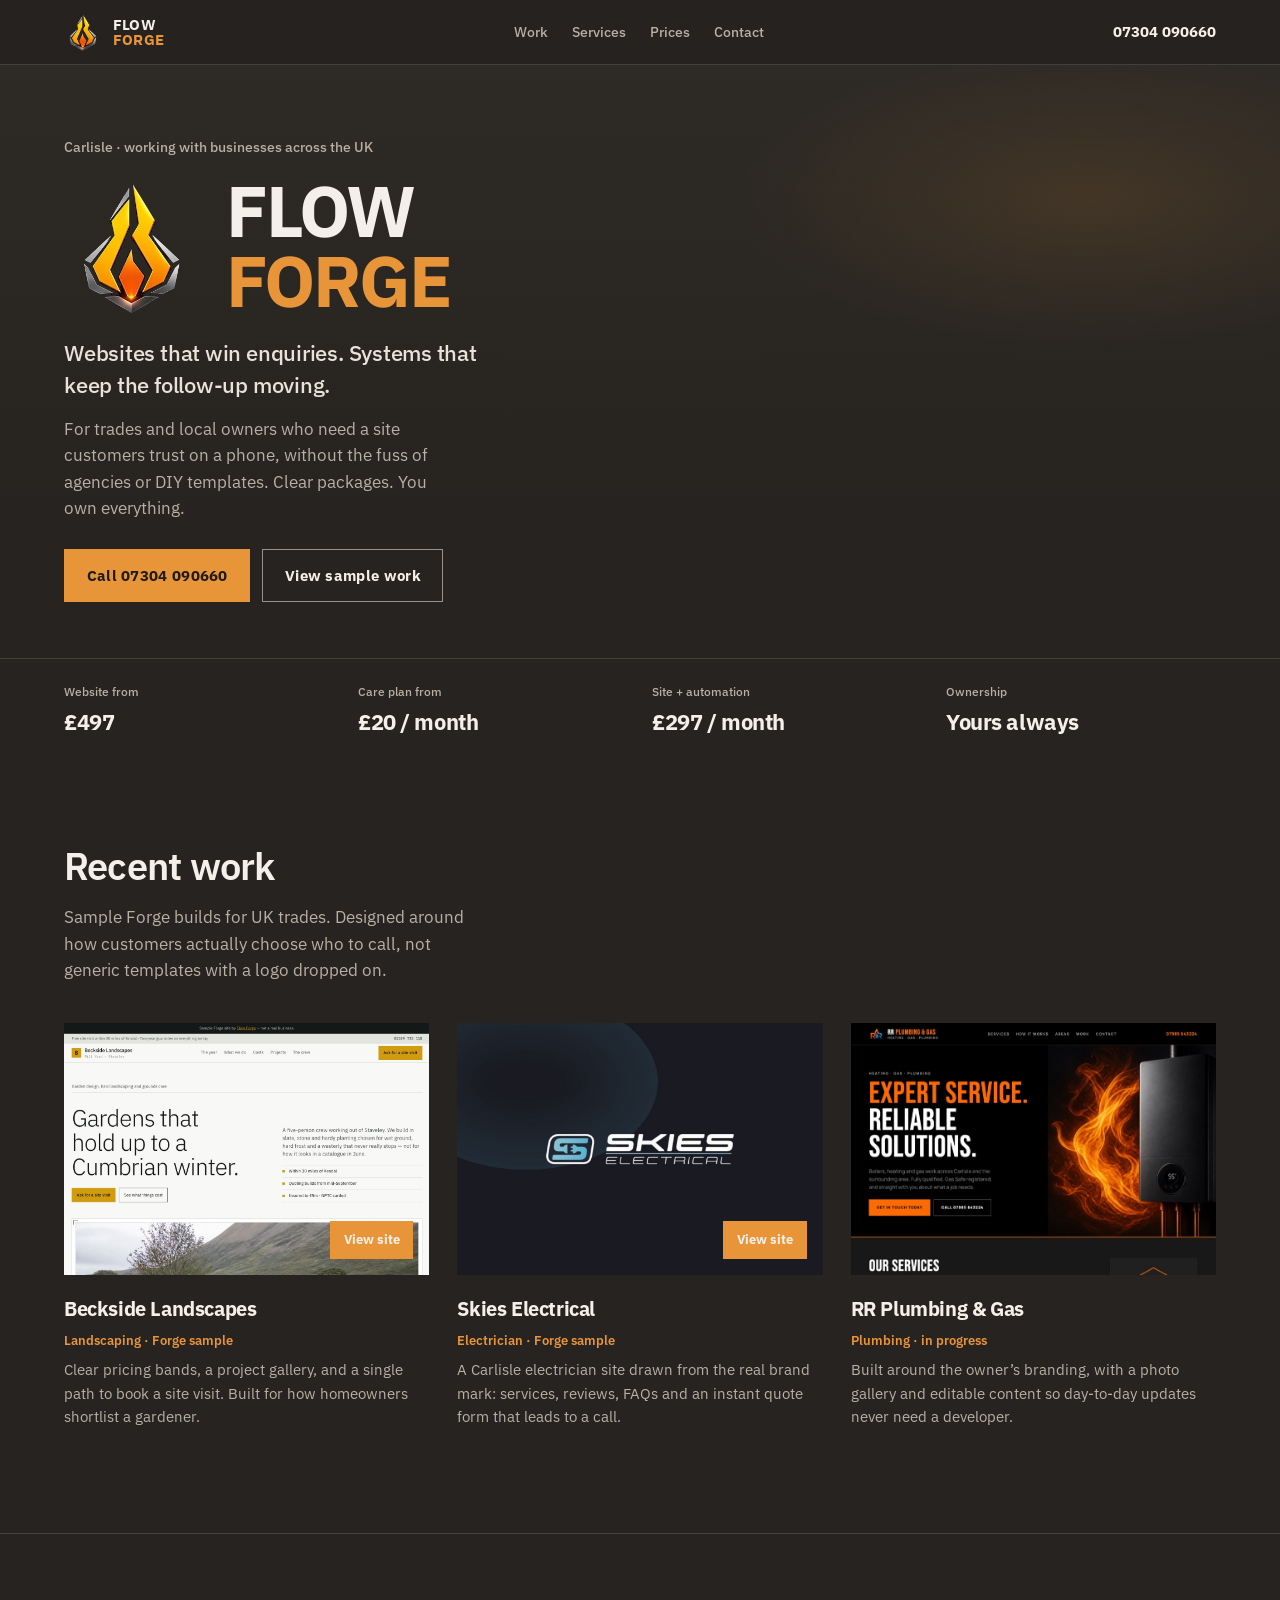
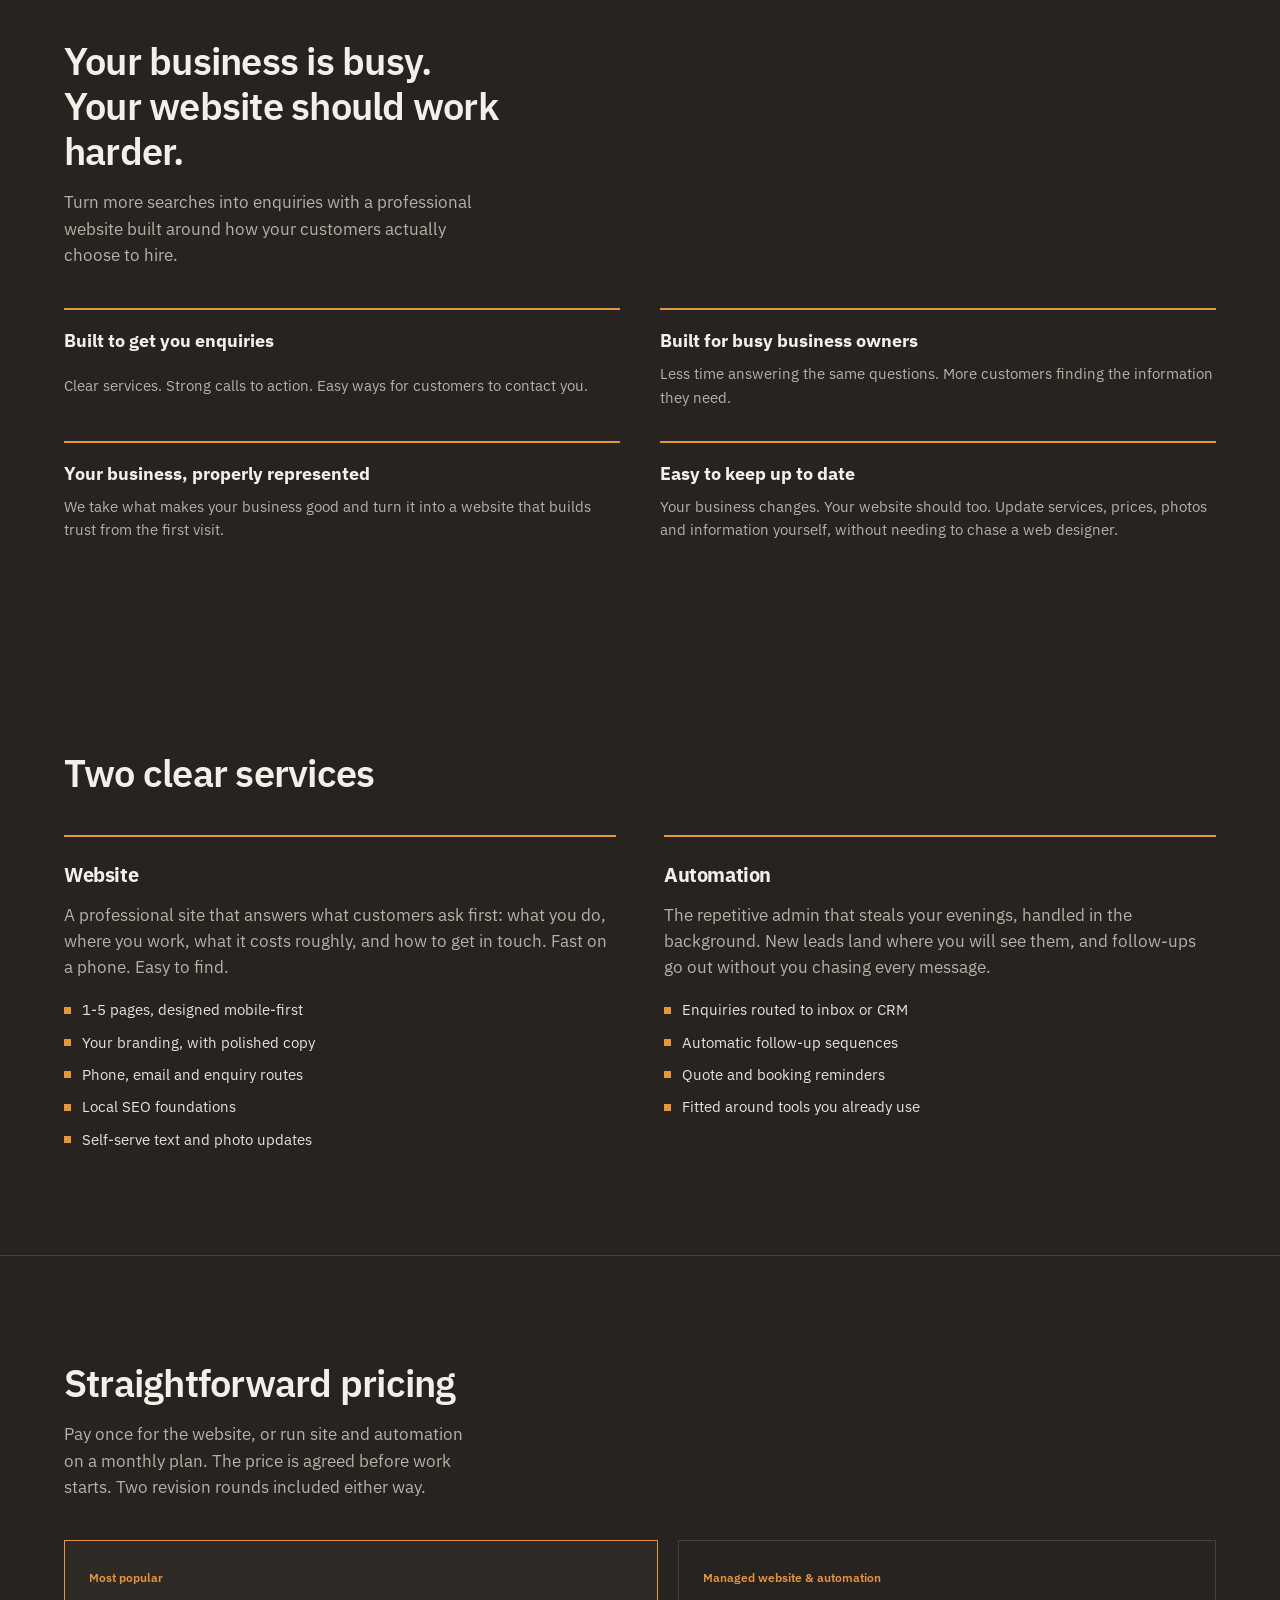
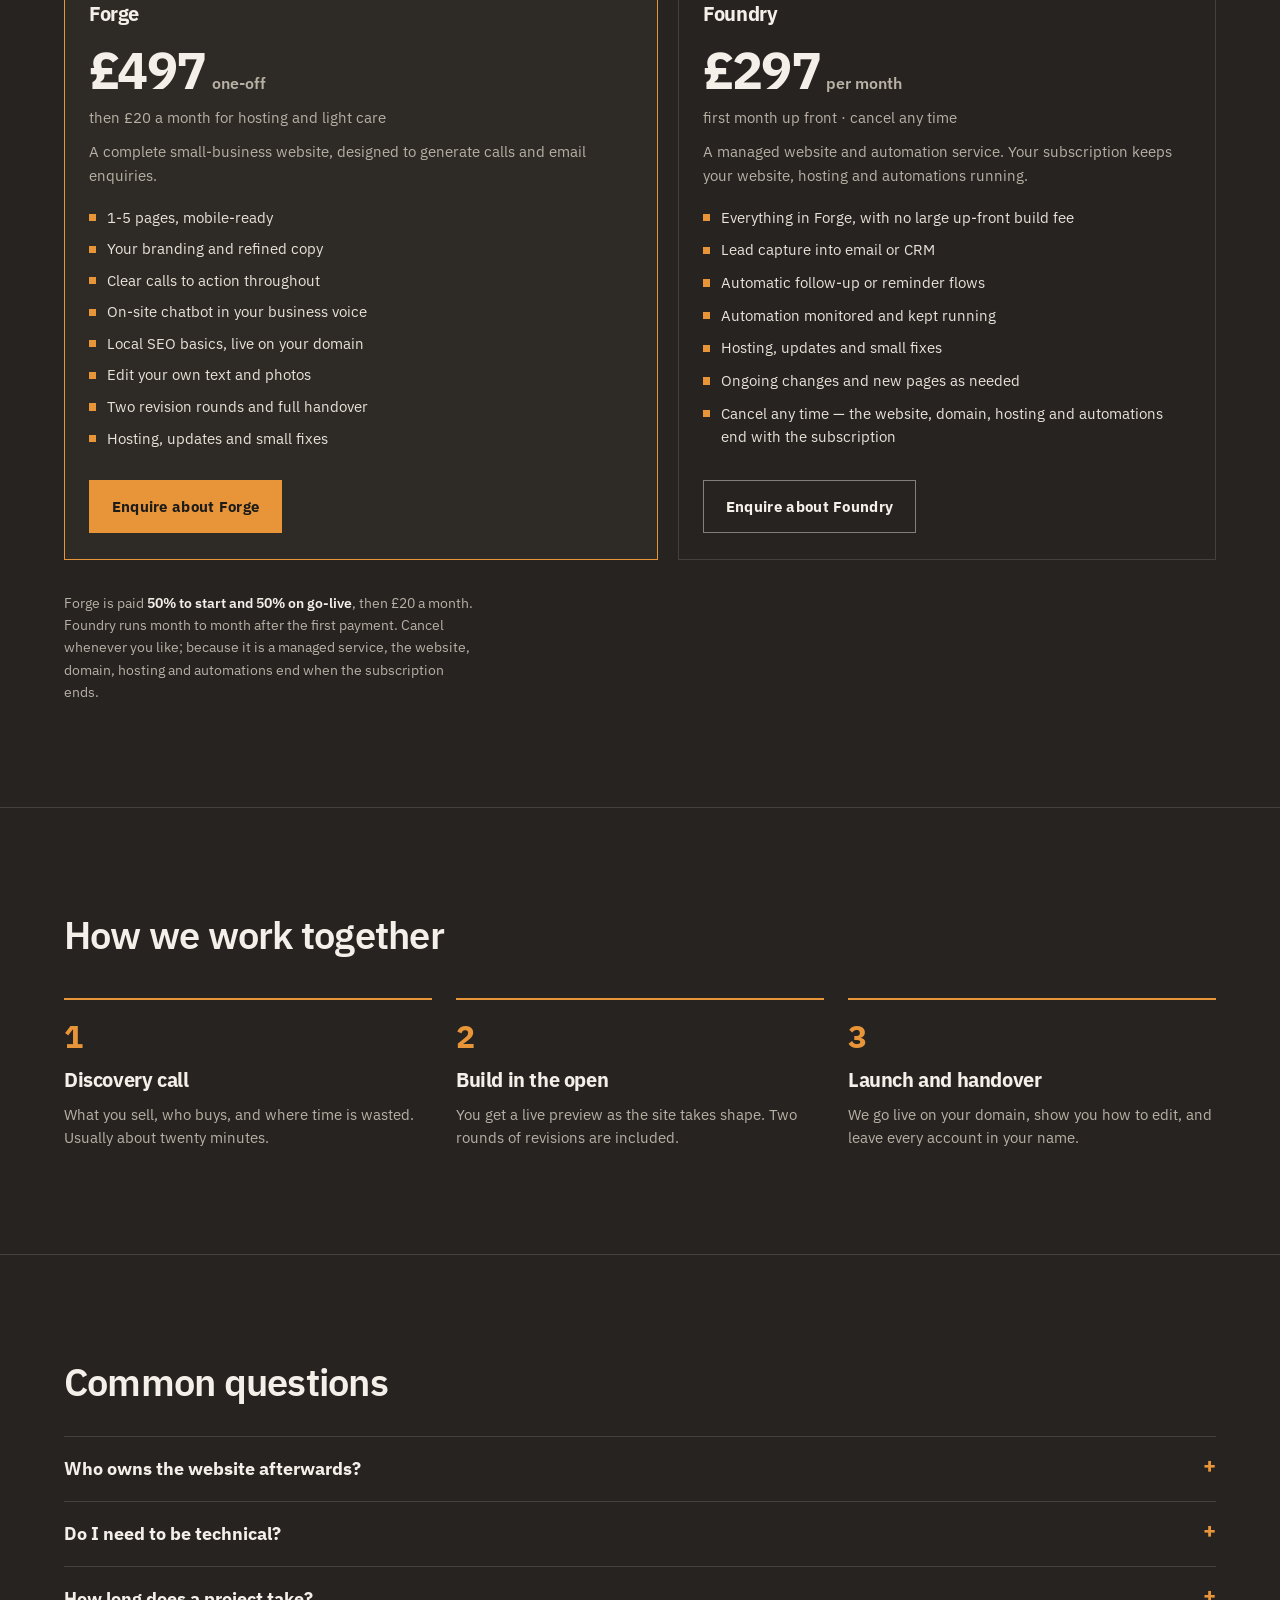
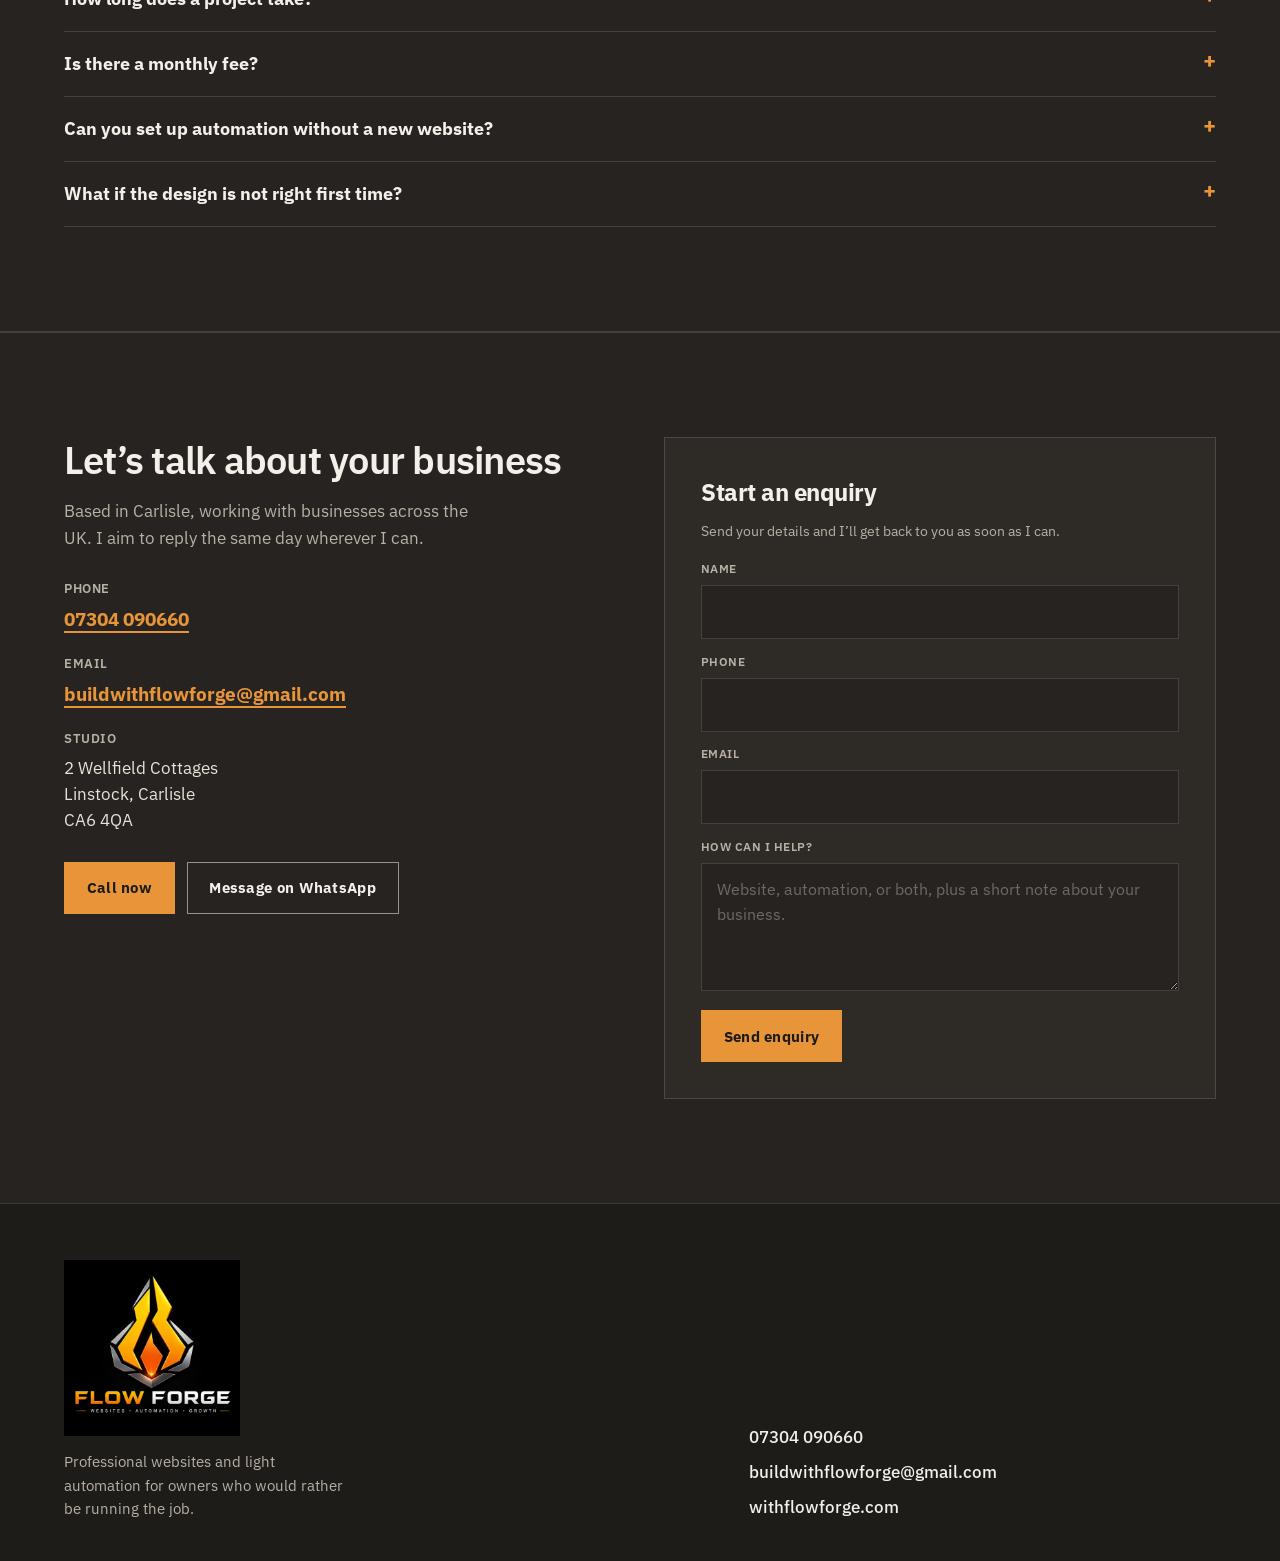
<file: index.html>
<!doctype html>
<html lang="en-GB">
  <head>
    <meta charset="UTF-8" />
    <meta name="viewport" content="width=device-width, initial-scale=1.0" />
  <title>Flow Forge | Professional websites &amp; automation for UK businesses</title>
  <meta name="description" content="Flow Forge designs websites and light automation for trades and small businesses. Fixed-price Forge sites from £497, or Foundry from £297/month. Based in Carlisle. Call 07304 090660." />
  <meta name="theme-color" content="#0a0b0d" />
  <link rel="canonical" href="https://withflowforge.com/" />
  <meta property="og:title" content="Flow Forge | Websites &amp; automation that win work" />
  <meta property="og:description" content="Fixed-price websites and automation for UK trades and small businesses. From £497. Based in Carlisle." />
    <meta property="og:url" content="https://withflowforge.com/" />
    <meta property="og:type" content="website" />
    <meta property="og:locale" content="en_GB" />
    <meta property="og:image" content="https://withflowforge.com/assets/logo-flowforge.png" />
    <meta name="twitter:card" content="summary_large_image" />
    <link rel="icon" href="./favicon.png" type="image/png" />
    <link rel="preconnect" href="https://fonts.googleapis.com" />
    <link rel="preconnect" href="https://fonts.gstatic.com" crossorigin />
    <link href="https://fonts.googleapis.com/css2?family=IBM+Plex+Sans:wght@400;500;600;700&display=swap" rel="stylesheet" />
    <link rel="stylesheet" href="./styles.css?v=38" />
  </head>
  <body>
    <a class="skip" href="#main">Skip to content</a>

    <header class="nav">
      <div class="nav__inner">
        <a class="wordmark" href="#top">
          <img
          class="wordmark__mark"
          src="./assets/logo-emblem.png"
          alt=""
          width="256"
          height="256"
          />
          <span class="wordmark__text">
            <span class="wordmark__flow">Flow</span>
            <span class="wordmark__forge">Forge</span>
          </span>
        </a>
        <nav class="nav__links" aria-label="Primary">
          <a href="#work">Work</a>
          <a href="#services">Services</a>
          <a href="#packages">Prices</a>
          <a href="#contact">Contact</a>
        </nav>
        <a class="nav__phone" href="tel:+447304090660">07304 090660</a>
      </div>
    </header>

    <main id="main">
      <section class="hero" id="top">
        <div class="hero__atmosphere" aria-hidden="true"></div>
        <div class="wrap hero__grid">
          <div class="hero__copy">
            <p class="hero__place">Carlisle · working with businesses across the UK</p>
            <div class="hero__lockup">
              <img
                class="hero__emblem"
                src="./assets/logo-emblem.png"
                alt=""
                width="256"
                height="256"
              />
              <h1 class="hero__brand">
                <span class="hero__brand-flow">Flow</span>
                <span class="hero__brand-forge">Forge</span>
              </h1>
            </div>
            <p class="hero__headline">
              Websites that win enquiries. Systems that keep the follow-up moving.
            </p>
            <p class="hero__lede">
              For trades and local owners who need a site customers trust on a phone,
              without the fuss of agencies or DIY templates. Clear packages. You own everything.
            </p>
            <div class="actions">
              <a class="btn" href="tel:+447304090660">Call 07304 090660</a>
              <a class="btn btn--ghost" href="#work">View sample work</a>
            </div>
          </div>
        </div>

        <div class="spec">
          <dl class="spec__inner">
            <div>
              <dt>Website from</dt>
              <dd>£497</dd>
            </div>
            <div>
              <dt>Care plan from</dt>
              <dd>£20 / month</dd>
            </div>
            <div>
              <dt>Site + automation</dt>
              <dd>£297 / month</dd>
            </div>
            <div>
              <dt>Ownership</dt>
              <dd>Yours always</dd>
            </div>
          </dl>
        </div>
      </section>

      <section class="section" id="work">
        <div class="wrap">
          <h2>Recent work</h2>
          <p class="section__lede">
            Sample Forge builds for UK trades. Designed around how customers
            actually choose who to call, not generic templates with a logo dropped on.
          </p>

          <div class="work">
            <article class="work__item reveal">
              <a class="work__media" href="./demos/beckside-landscapes/">
                <img
                src="./assets/work/beckside-landscapes.jpg"
                alt="Beckside Landscapes sample site homepage"
                width="1280"
                height="860"
                loading="lazy"
                />
                <span class="work__view">View site</span>
              </a>
              <div class="work__meta">
                <h3>Beckside Landscapes</h3>
                <p class="work__type">Landscaping · Forge sample</p>
                <p>
                  Clear pricing bands, a project gallery, and a single path to book
                  a site visit. Built for how homeowners shortlist a gardener.
                </p>
              </div>
            </article>

            <article class="work__item reveal">
              <a class="work__media" href="./demos/skies-electrical/">
                <img
                src="./assets/work/skies-electrical.jpg"
                alt="Skies Electrical sample site homepage"
                width="1280"
                height="860"
                loading="lazy"
                />
                <span class="work__view">View site</span>
              </a>
              <div class="work__meta">
                <h3>Skies Electrical</h3>
                <p class="work__type">Electrician · Forge sample</p>
                <p>
                  A Carlisle electrician site drawn from the real brand mark:
                  services, reviews, FAQs and an instant quote form that leads to a call.
                </p>
              </div>
            </article>

            <article class="work__item reveal">
              <div class="work__media work__media--static">
                <img
                src="./assets/work/rr-plumbing.jpg"
                alt="RR Plumbing and Gas sample site homepage"
                width="1280"
                height="860"
                loading="lazy"
                />
              </div>
              <div class="work__meta">
                <h3>RR Plumbing &amp; Gas</h3>
                <p class="work__type">Plumbing · in progress</p>
                <p>
                  Built around the owner’s branding, with a photo gallery and
                  editable content so day-to-day updates never need a developer.
                </p>
              </div>
            </article>
          </div>
        </div>
      </section>

      <section class="section section--steel" id="why">
        <div class="wrap">
          <h2>Your business is busy.<br />Your website should work harder.</h2>
          <p class="section__lede">
            Turn more searches into enquiries with a professional website built around
            how your customers actually choose to hire.
          </p>
          <ul class="why">
            <li class="reveal">
              <strong>Built to get you enquiries</strong>
              <span>Clear services. Strong calls to action. Easy ways for customers to contact you.</span>
            </li>
            <li class="reveal">
              <strong>Built for busy business owners</strong>
              <span>Less time answering the same questions. More customers finding the information they need.</span>
            </li>
            <li class="reveal">
              <strong>Your business, properly represented</strong>
              <span>We take what makes your business good and turn it into a website that builds trust from the first visit.</span>
            </li>
            <li class="reveal">
              <strong>Easy to keep up to date</strong>
              <span>Your business changes. Your website should too. Update services, prices, photos and information yourself, without needing to chase a web designer.</span>
            </li>
          </ul>
        </div>
      </section>

      <section class="section" id="services">
        <div class="wrap">
          <h2>Two clear services</h2>
          <div class="tiles">
            <article class="tile reveal">
              <h3>Website</h3>
              <p>
                A professional site that answers what customers ask first: what you
                do, where you work, what it costs roughly, and how to get in touch.
                Fast on a phone. Easy to find.
              </p>
              <ul>
                <li>1-5 pages, designed mobile-first</li>
                <li>Your branding, with polished copy</li>
                <li>Phone, email and enquiry routes</li>
                <li>Local SEO foundations</li>
                <li>Self-serve text and photo updates</li>
              </ul>
            </article>
            <article class="tile reveal">
              <h3>Automation</h3>
              <p>
                The repetitive admin that steals your evenings, handled in the
                background. New leads land where you will see them, and follow-ups
                go out without you chasing every message.
              </p>
              <ul>
                <li>Enquiries routed to inbox or CRM</li>
                <li>Automatic follow-up sequences</li>
                <li>Quote and booking reminders</li>
                <li>Fitted around tools you already use</li>
              </ul>
            </article>
          </div>
        </div>
      </section>

      <section class="section section--tint" id="packages">
        <div class="wrap">
          <h2>Straightforward pricing</h2>
          <p class="section__lede">
            Pay once for the website, or run site and automation on a monthly plan.
            The price is agreed before work starts. Two revision rounds included either way.
          </p>

          <div class="plans">
            <article class="plan plan--featured reveal">
              <p class="plan__tag">Most popular</p>
              <h3>Forge</h3>
              <p class="plan__price">£497<span>one-off</span></p>
              <p class="plan__recurring">then £20 a month for hosting and light care</p>
              <p class="plan__blurb">
                A complete small-business website, designed to generate calls and email enquiries.
              </p>
              <ul>
                <li>1-5 pages, mobile-ready</li>
                <li>Your branding and refined copy</li>
                <li>Clear calls to action throughout</li>
                <li>On-site chatbot in your business voice</li>
                <li>Local SEO basics, live on your domain</li>
                <li>Edit your own text and photos</li>
                <li>Two revision rounds and full handover</li>
                <li>Hosting, updates and small fixes</li>
              </ul>
              <a class="btn" href="#contact">Enquire about Forge</a>
            </article>

            <article class="plan reveal">
              <p class="plan__tag">Managed website &amp; automation</p>
              <h3>Foundry</h3>
              <p class="plan__price">£297<span>per month</span></p>
              <p class="plan__recurring">first month up front · cancel any time</p>
              <p class="plan__blurb">
                A managed website and automation service. Your subscription keeps your website,
                hosting and automations running.
              </p>
              <ul>
                <li>Everything in Forge, with no large up-front build fee</li>
                <li>Lead capture into email or CRM</li>
                <li>Automatic follow-up or reminder flows</li>
                <li>Automation monitored and kept running</li>
                <li>Hosting, updates and small fixes</li>
                <li>Ongoing changes and new pages as needed</li>
                <li>Cancel any time — the website, domain, hosting and automations end with the subscription</li>
              </ul>
              <a class="btn" href="#contact">Enquire about Foundry</a>
            </article>
          </div>

          <p class="note">
            Forge is paid <strong>50% to start and 50% on go-live</strong>, then £20 a month.
            Foundry runs month to month after the first payment. Cancel whenever you like;
            because it is a managed service, the website, domain, hosting and automations
            end when the subscription ends.
          </p>
        </div>
      </section>

      <section class="section" id="process">
        <div class="wrap">
          <h2>How we work together</h2>
          <ol class="steps">
            <li class="reveal">
              <span class="steps__num">1</span>
              <h3>Discovery call</h3>
              <p>What you sell, who buys, and where time is wasted. Usually about twenty minutes.</p>
            </li>
            <li class="reveal">
              <span class="steps__num">2</span>
              <h3>Build in the open</h3>
              <p>You get a live preview as the site takes shape. Two rounds of revisions are included.</p>
            </li>
            <li class="reveal">
              <span class="steps__num">3</span>
              <h3>Launch and handover</h3>
              <p>We go live on your domain, show you how to edit, and leave every account in your name.</p>
            </li>
          </ol>
        </div>
      </section>

      <section class="section section--tint" id="faq">
        <div class="wrap">
          <h2>Common questions</h2>
          <div class="faq">
            <details>
              <summary>Who owns the website afterwards?</summary>
              <p>
                On Forge, yes — the domain, hosting and site stay in your name.
                Foundry is a managed service, so if you cancel, the website, domain,
                hosting and automations end with the subscription.
              </p>
            </details>
            <details>
              <summary>Do I need to be technical?</summary>
              <p>
                No. Updating text and photos is closer to filling in a form. I will
                walk you through it once the site is live, or handle changes for you
                on the care plan.
              </p>
            </details>
            <details>
              <summary>How long does a project take?</summary>
              <p>
                Timing usually depends on how quickly photos and details arrive.
                You will get a realistic date on the first call, not a vague promise here.
              </p>
            </details>
            <details>
              <summary>Is there a monthly fee?</summary>
              <p>
                Forge includes £20 a month after launch for hosting and light care.
                Foundry is £297 a month all-in. Neither locks you into a long contract;
                a month’s notice is enough.
              </p>
            </details>
            <details>
              <summary>Can you set up automation without a new website?</summary>
              <p>
                Yes. If your site is already solid and the admin is the problem, call
                and describe the tasks you keep repeating. I will tell you honestly
                whether automation is worth it.
              </p>
            </details>
            <details>
              <summary>What if the design is not right first time?</summary>
              <p>
                That is what revision rounds and live progress links are for. We keep
                refining until you are happy to go live.
              </p>
            </details>
          </div>
        </div>
      </section>

      <section class="section section--contact" id="contact">
        <div class="wrap contact__grid">
          <div>
            <h2>Let’s talk about your business</h2>
            <p class="section__lede">
              Based in Carlisle, working with businesses across the UK.
              I aim to reply the same day wherever I can.
            </p>
            <div class="contact">
              <div class="contact__block">
                <h3>Phone</h3>
                <a class="link link--lg" href="tel:+447304090660">07304 090660</a>
              </div>
              <div class="contact__block">
                <h3>Email</h3>
                <a class="link link--lg" href="mailto:buildwithflowforge@gmail.com">buildwithflowforge@gmail.com</a>
              </div>
              <div class="contact__block">
                <h3>Studio</h3>
                <p>
                  2 Wellfield Cottages<br />
                  Linstock, Carlisle<br />
                  CA6 4QA
                </p>
              </div>
            </div>
            <div class="actions">
              <a class="btn" href="tel:+447304090660">Call now</a>
              <a class="btn btn--ghost" href="https://wa.me/447304090660">Message on WhatsApp</a>
            </div>
          </div>

          <form class="enquiry reveal" id="enquiry-form" action="https://formspree.io/f/mgawozbo" method="POST" novalidate>
            <h3 class="enquiry__title">Start an enquiry</h3>
            <p class="enquiry__note">Send your details and I’ll get back to you as soon as I can.</p>
            <input type="hidden" name="_subject" value="Flow Forge enquiry" />
            <input type="text" name="_gotcha" tabindex="-1" autocomplete="off" aria-hidden="true" class="enquiry__honeypot" />
            <label>
              Name
              <input name="name" type="text" autocomplete="name" required />
            </label>
            <label>
              Phone
              <input name="phone" type="tel" autocomplete="tel" required />
            </label>
            <label>
              Email
              <input name="email" type="email" autocomplete="email" required />
            </label>
            <label>
              How can I help?
              <textarea name="need" rows="4" required placeholder="Website, automation, or both, plus a short note about your business."></textarea>
            </label>
            <button class="btn" type="submit">Send enquiry</button>
            <p class="enquiry__status" id="enquiry-status" hidden></p>
          </form>
        </div>
      </section>
    </main>

    <footer class="footer">
      <div class="wrap footer__inner">
        <div class="footer__brand">
          <img
          class="footer__logo"
          src="./assets/logo-flowforge.png"
          alt="Flow Forge"
          width="1024"
          height="1024"
          loading="lazy"
          />
          <p>Professional websites and light automation for owners who would rather be running the job.</p>
        </div>
        <div class="footer__links">
          <a href="tel:+447304090660">07304 090660</a>
          <a href="mailto:buildwithflowforge@gmail.com">buildwithflowforge@gmail.com</a>
          <a href="https://withflowforge.com/">withflowforge.com</a>
        </div>
      </div>
    </footer>

    <script type="application/ld+json">
      {
      "@context": "https://schema.org",
      "@type": "ProfessionalService",
      "name": "Flow Forge",
      "description": "Professional websites and business automation for UK trades and small businesses.",
      "url": "https://withflowforge.com/",
      "telephone": "+447304090660",
      "email": "buildwithflowforge@gmail.com",
      "address": {
      "@type": "PostalAddress",
      "streetAddress": "2 Wellfield Cottages",
      "addressLocality": "Linstock, Carlisle",
      "addressRegion": "England",
      "postalCode": "CA6 4QA",
      "addressCountry": "GB"
      },
      "areaServed": "United Kingdom",
      "priceRange": "££"
      }
    </script>

    <script>
      (() => {
      const MAKE_HOOK = "https://hook.eu1.make.com/6c1f1zkymyl1ibn12cyafxltbdnal0ni";
      const form = document.getElementById("enquiry-form");
      const status = document.getElementById("enquiry-status");
      if (form && status) {
        const submitBtn = form.querySelector('button[type="submit"]');
        form.addEventListener("submit", async (e) => {
          e.preventDefault();
          const data = new FormData(form);
          const name = String(data.get("name") || "").trim();
          const phone = String(data.get("phone") || "").trim();
          const email = String(data.get("email") || "").trim();
          const need = String(data.get("need") || "").trim();
          if (!name || !phone || !email || !need) {
            status.hidden = false;
            status.textContent = "Fill in name, phone, email and what you need.";
            return;
          }

          status.hidden = false;
          status.textContent = "Sending…";
          if (submitBtn) submitBtn.disabled = true;

          const makePayload = {
            name,
            phone,
            email,
            need,
            source: "withflowforge.com",
            timestamp: new Date().toISOString(),
          };

          try {
            const formspreeRes = await fetch(form.action, {
              method: "POST",
              body: data,
              headers: { Accept: "application/json" },
            });
            if (!formspreeRes.ok) throw new Error("Formspree error");

            // Best-effort: Sheet + auto-reply via Make (don't fail the enquiry if Make is off)
            fetch(MAKE_HOOK, {
              method: "POST",
              headers: { "Content-Type": "application/json" },
              body: JSON.stringify(makePayload),
            }).catch(() => {});

            form.reset();
            status.textContent = "Thanks — your enquiry is through. I’ll be in touch soon.";
          } catch {
            status.textContent =
              "Couldn’t send just now. Call 07304 090660 or email buildwithflowforge@gmail.com.";
          } finally {
            if (submitBtn) submitBtn.disabled = false;
          }
        });
      }

      const nodes = document.querySelectorAll(".reveal");
      if (!nodes.length || window.matchMedia("(prefers-reduced-motion: reduce)").matches) {
      nodes.forEach((n) => n.classList.add("is-in"));
      return;
      }
      const io = new IntersectionObserver(
      (entries) => {
      entries.forEach((entry) => {
      if (entry.isIntersecting) {
      entry.target.classList.add("is-in");
      io.unobserve(entry.target);
      }
      });
      },
      { threshold: 0.16, rootMargin: "0px 0px -8% 0px" }
      );
      nodes.forEach((n) => io.observe(n));
      })();
    </script>

    <script
      src="https://website-chatbot-production-bdd1.up.railway.app/widget.js?v=4"
      data-bot-name="Flow Forge"
      data-accent="#e8953a"
      ></script>
    </body>
  </html>
</file>
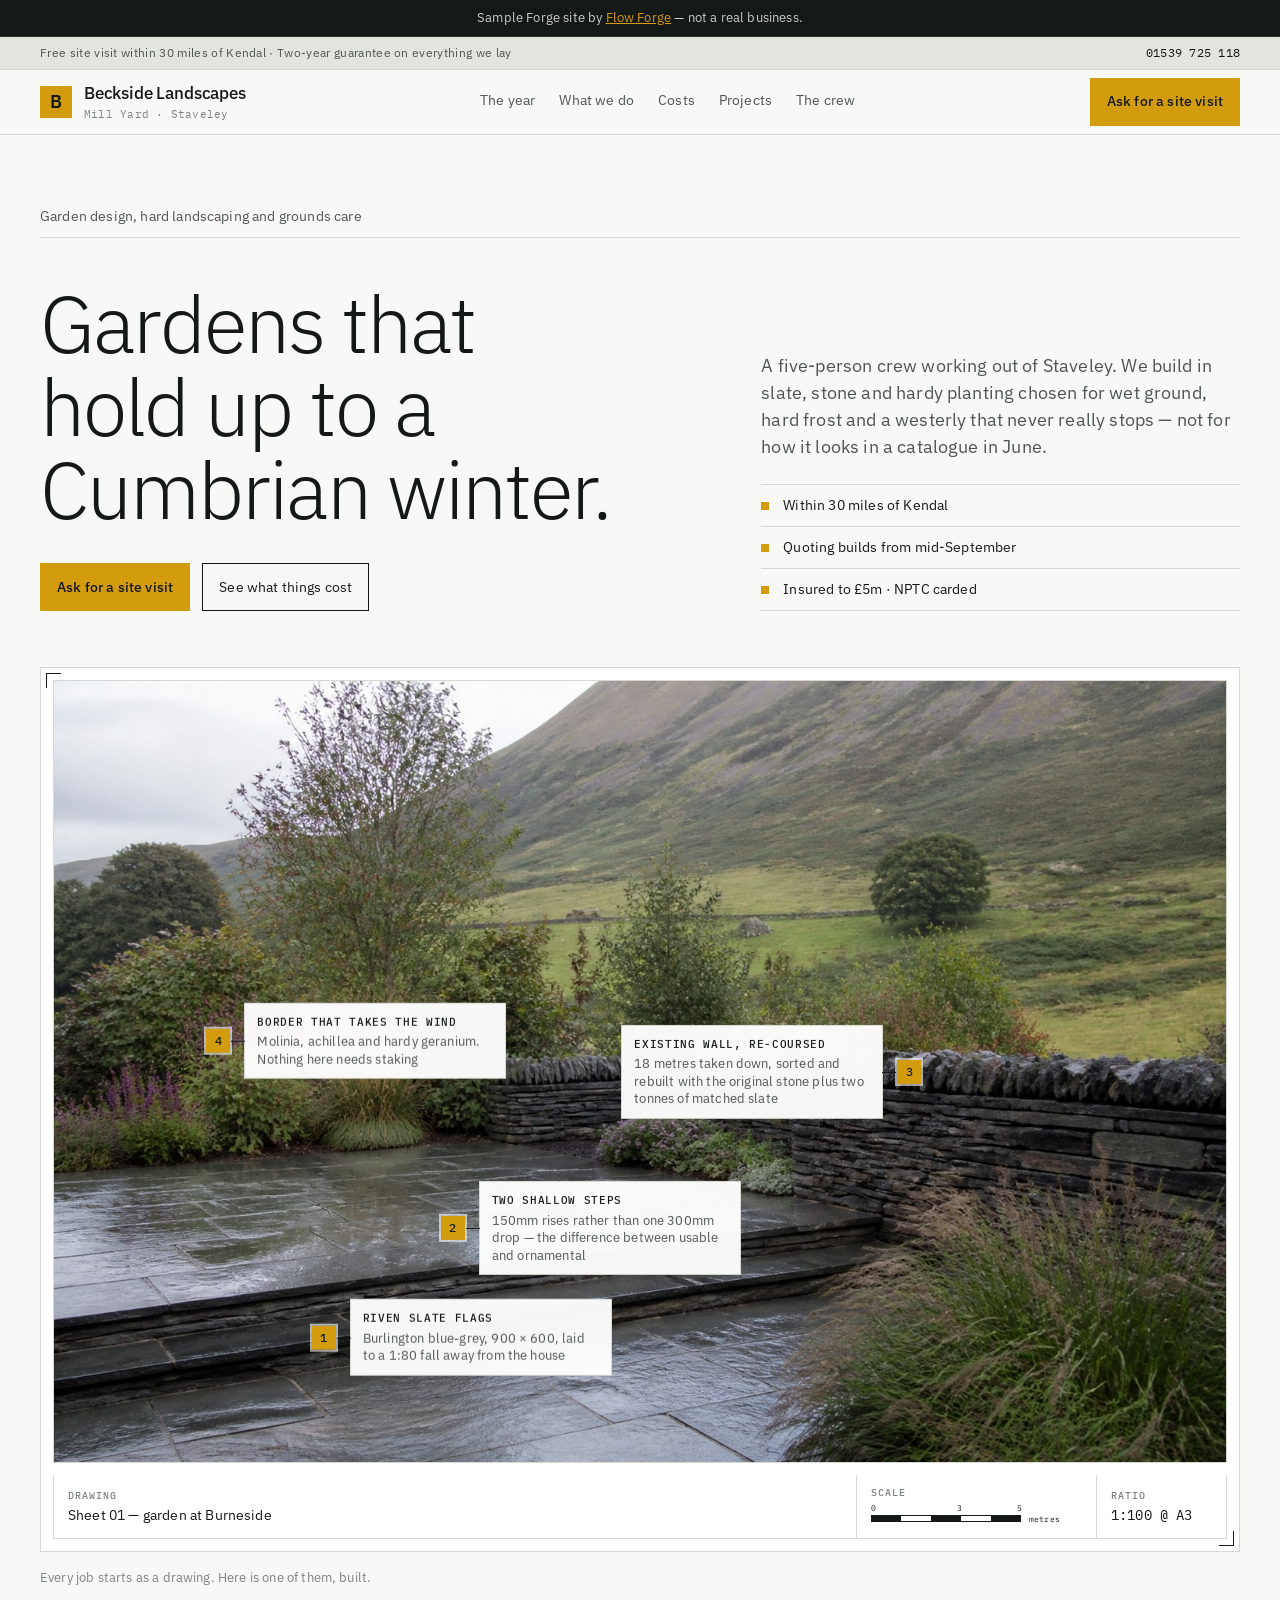
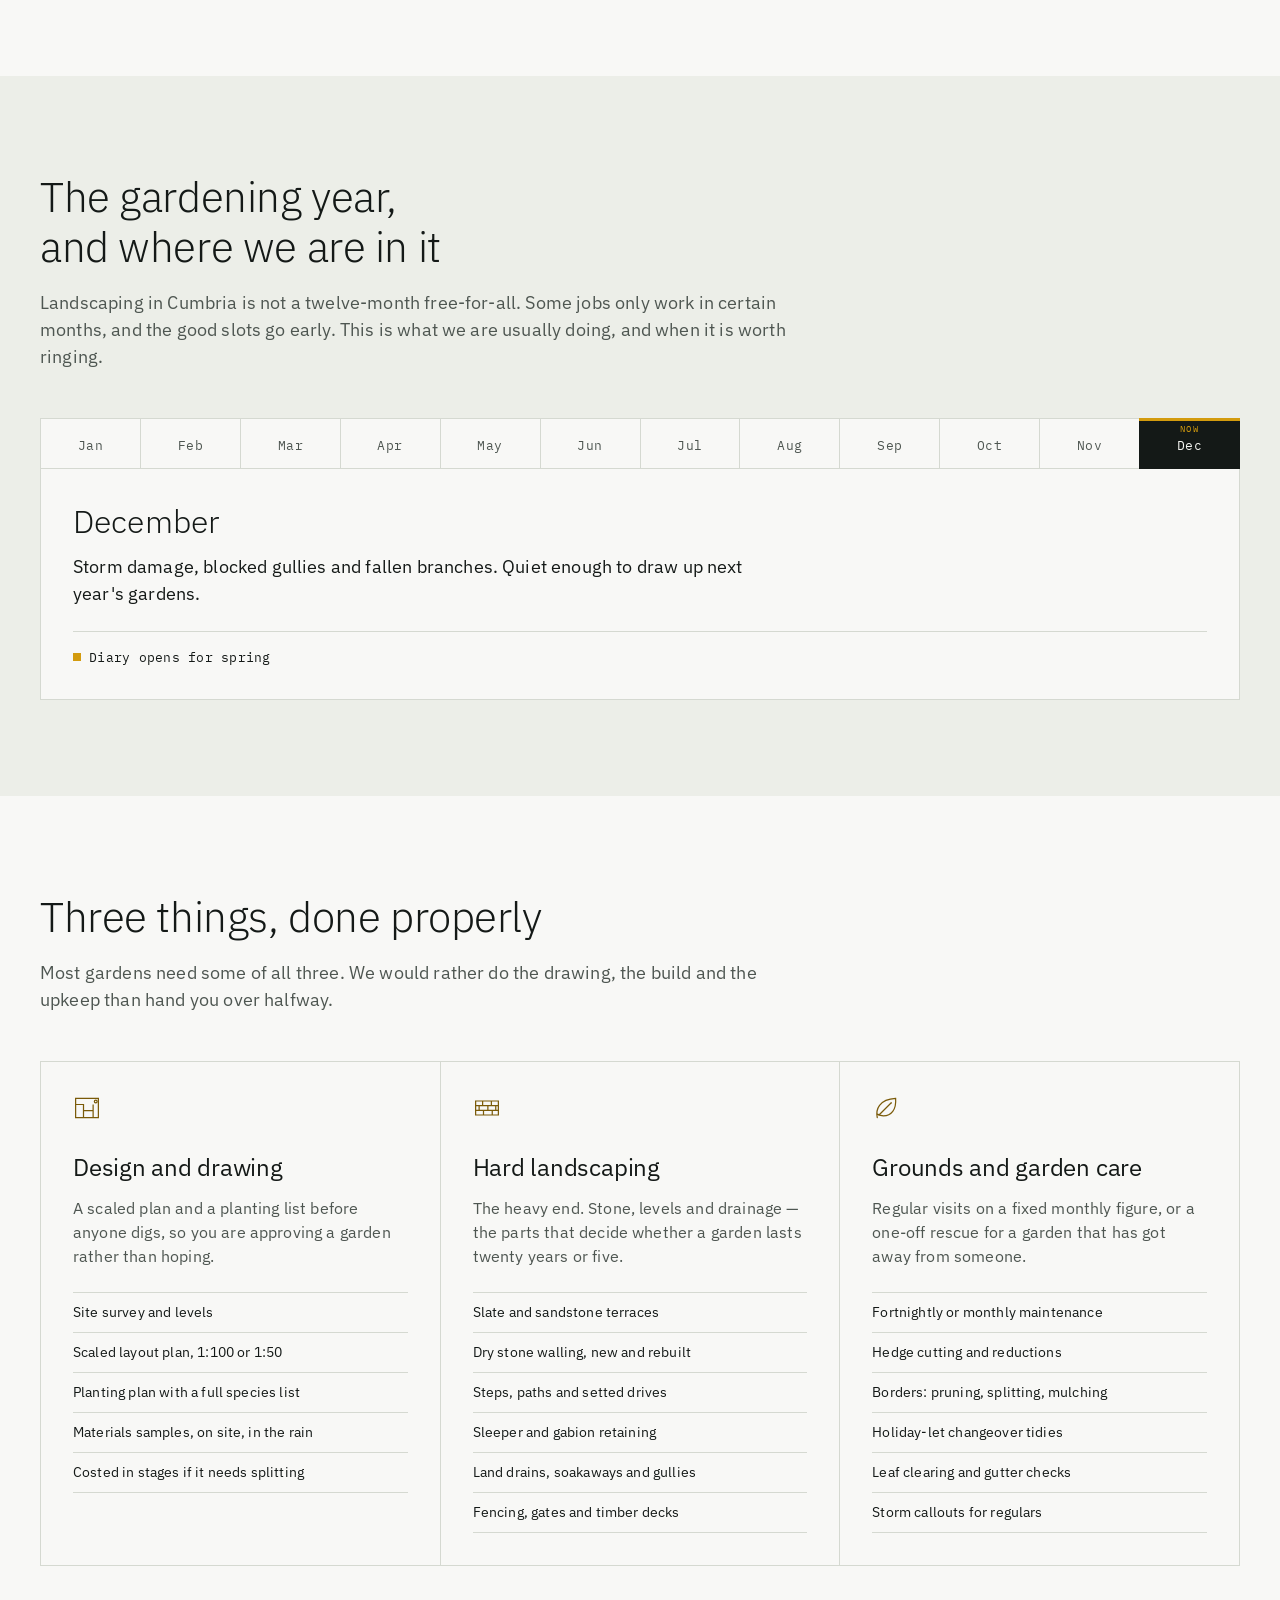
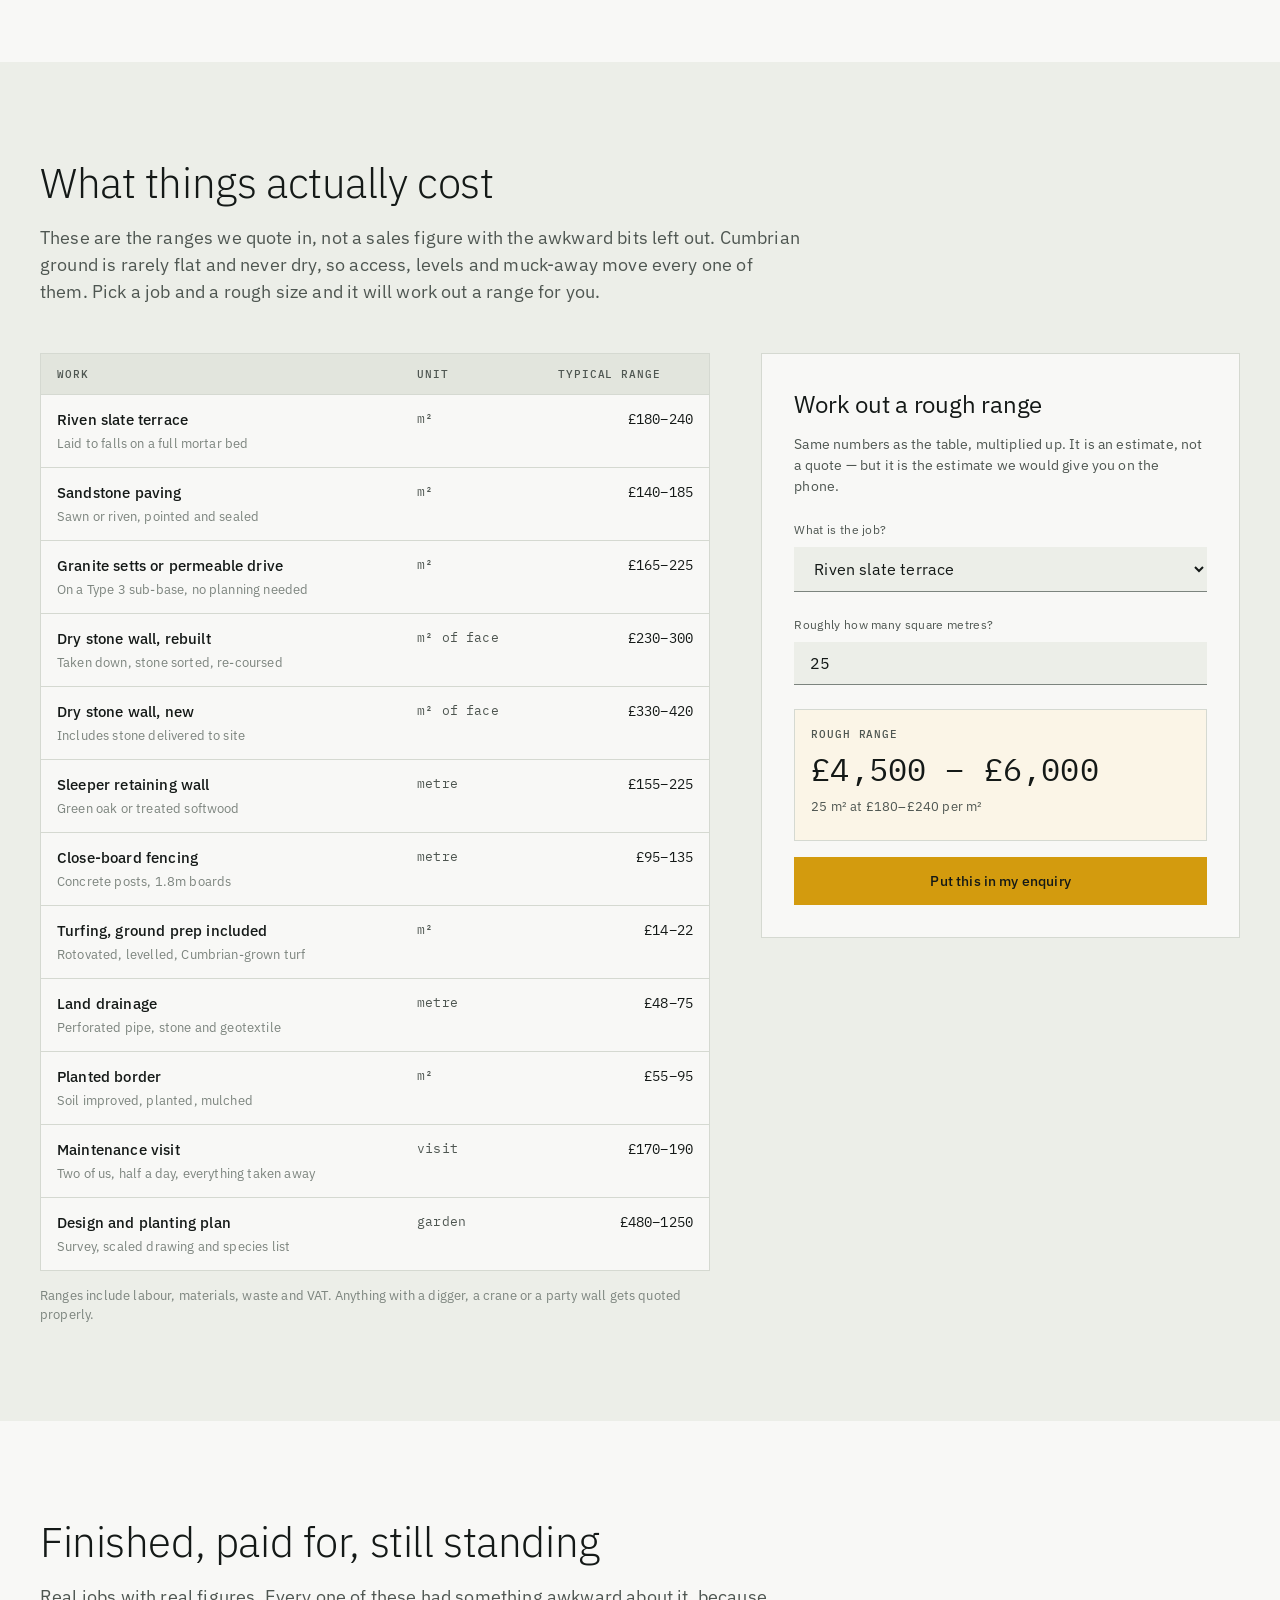
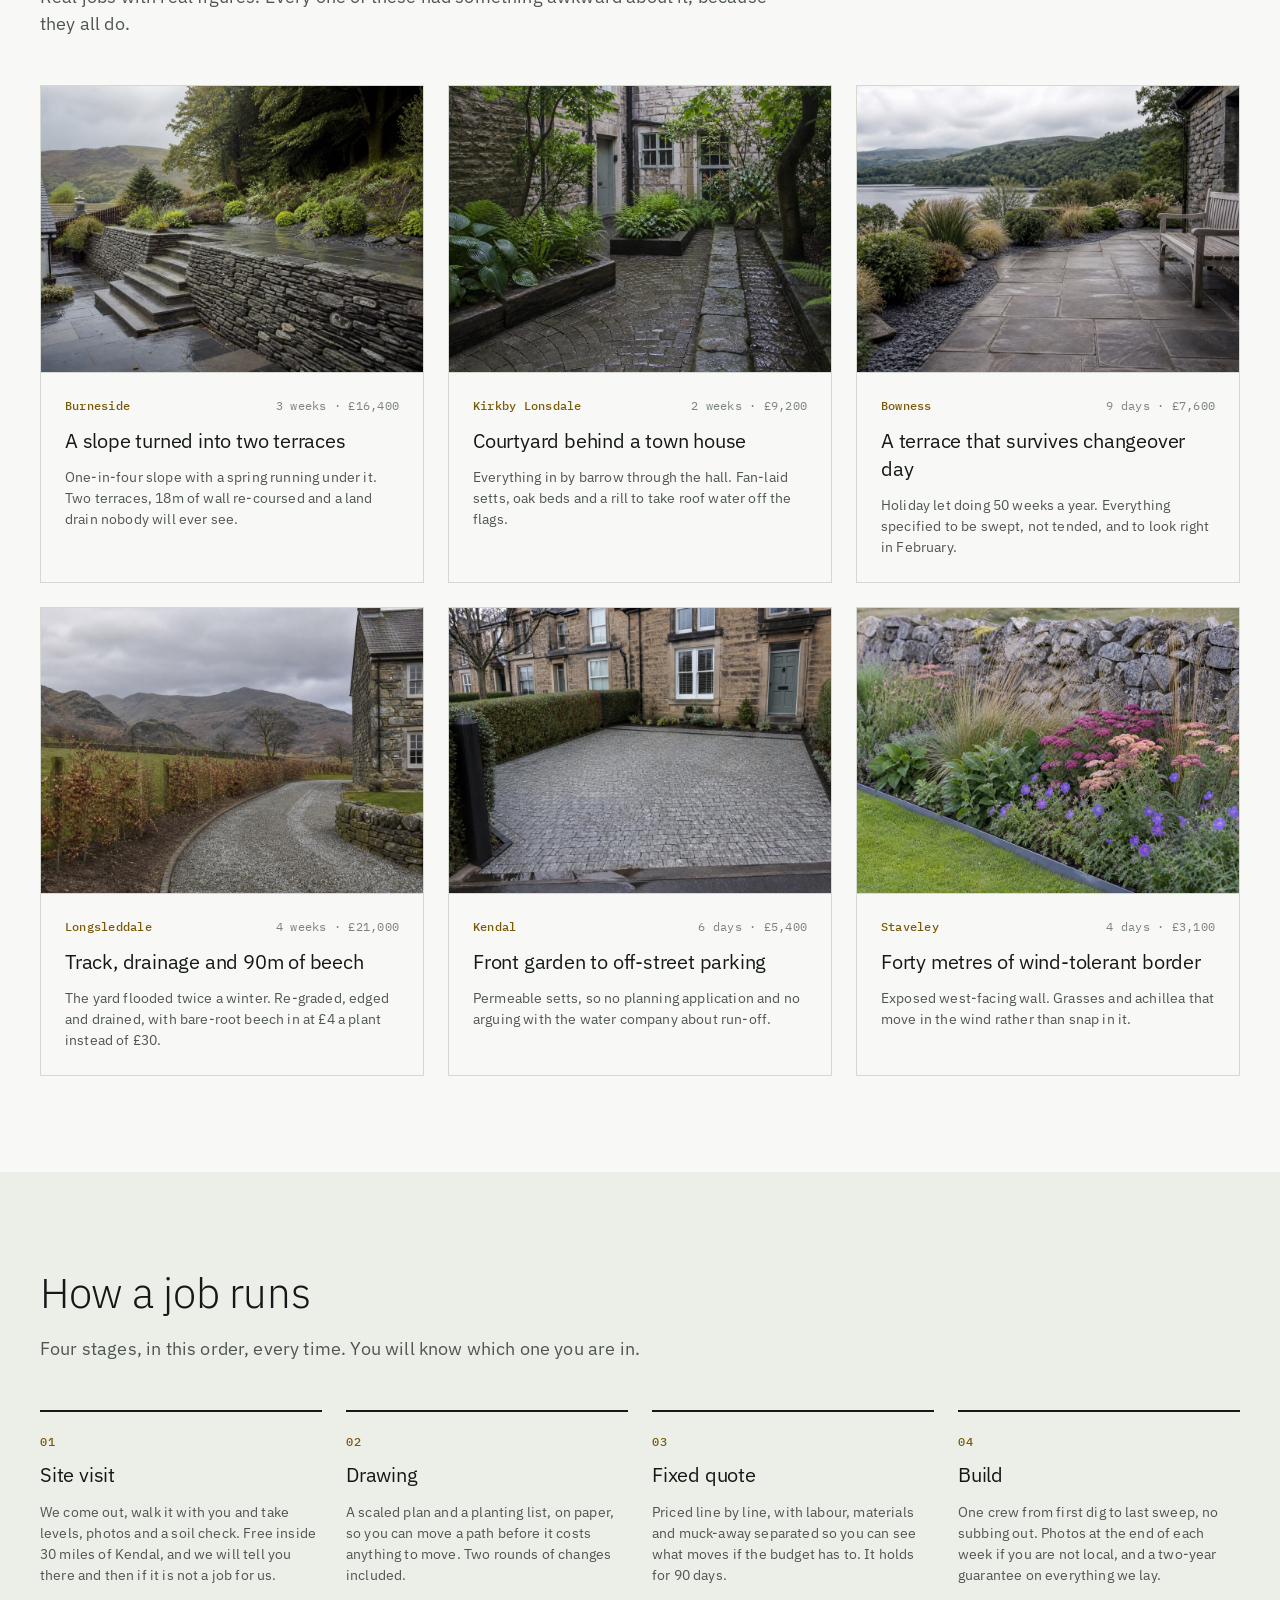
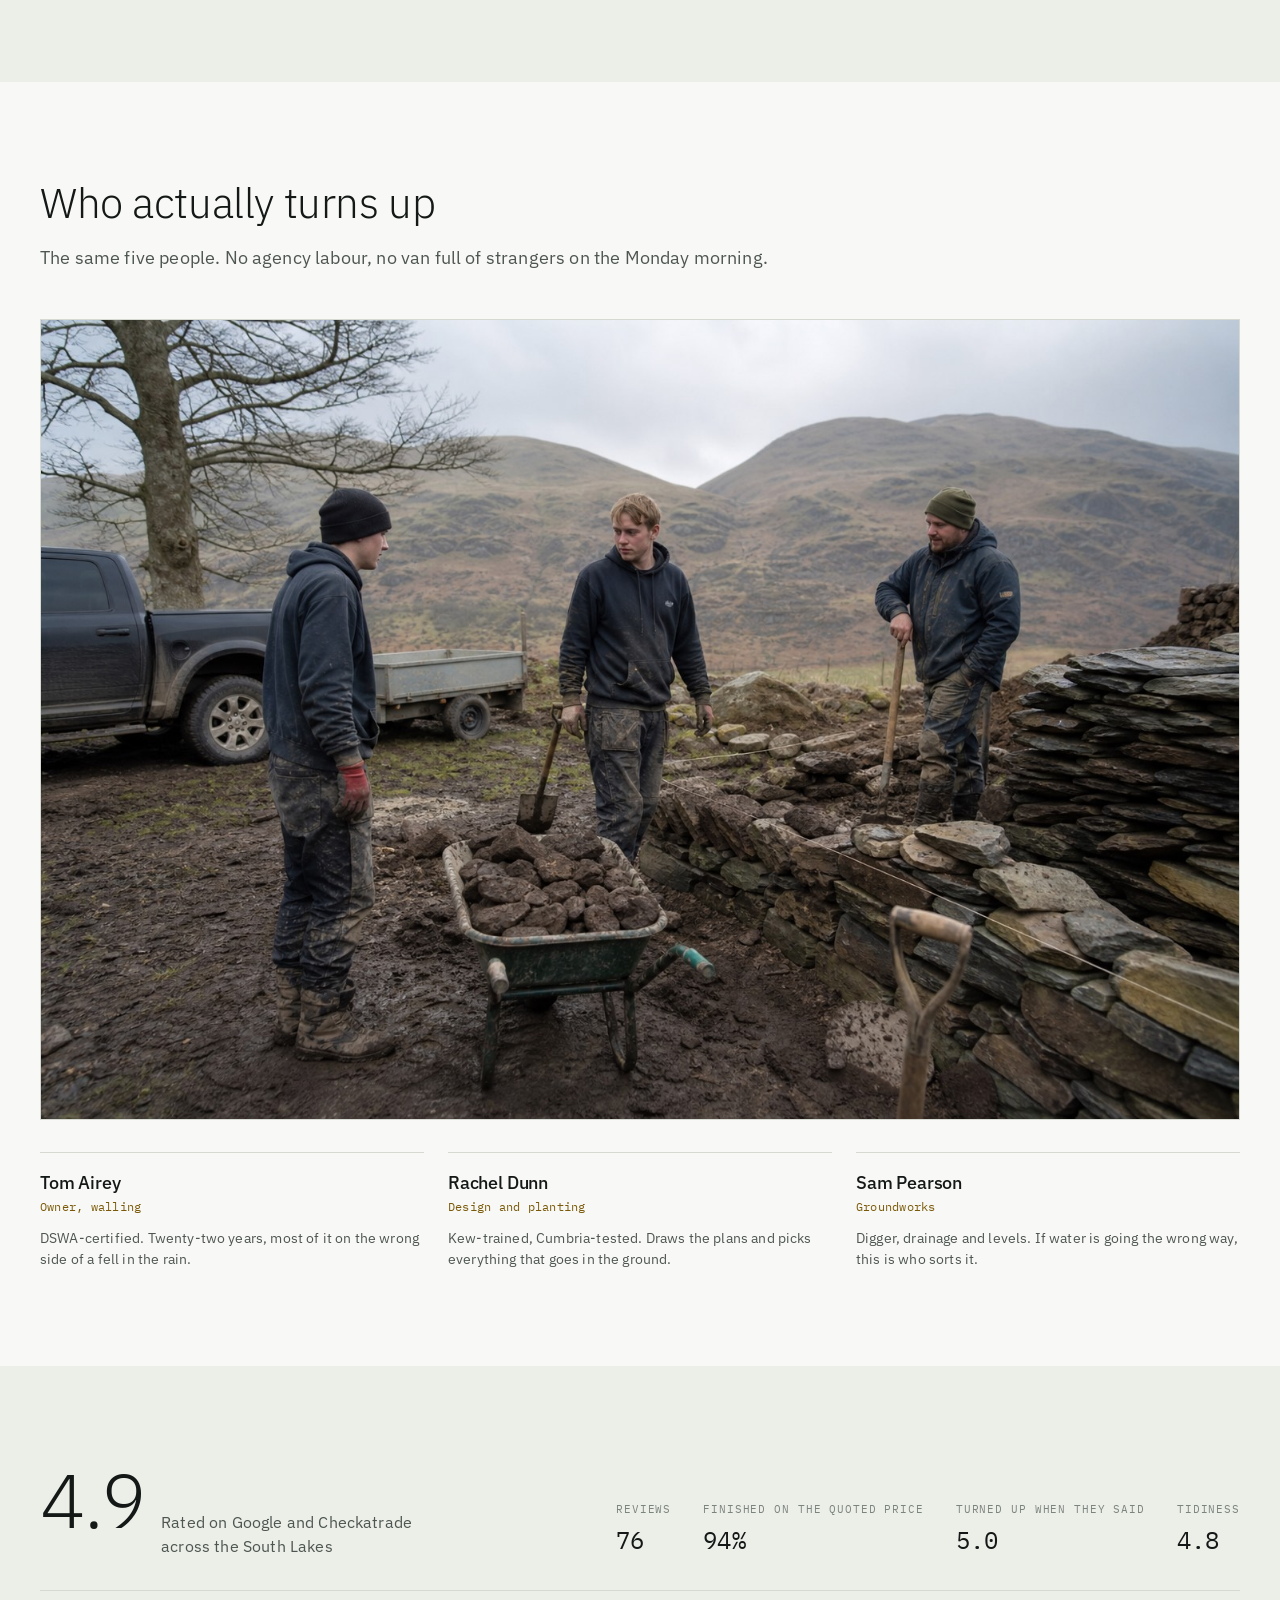
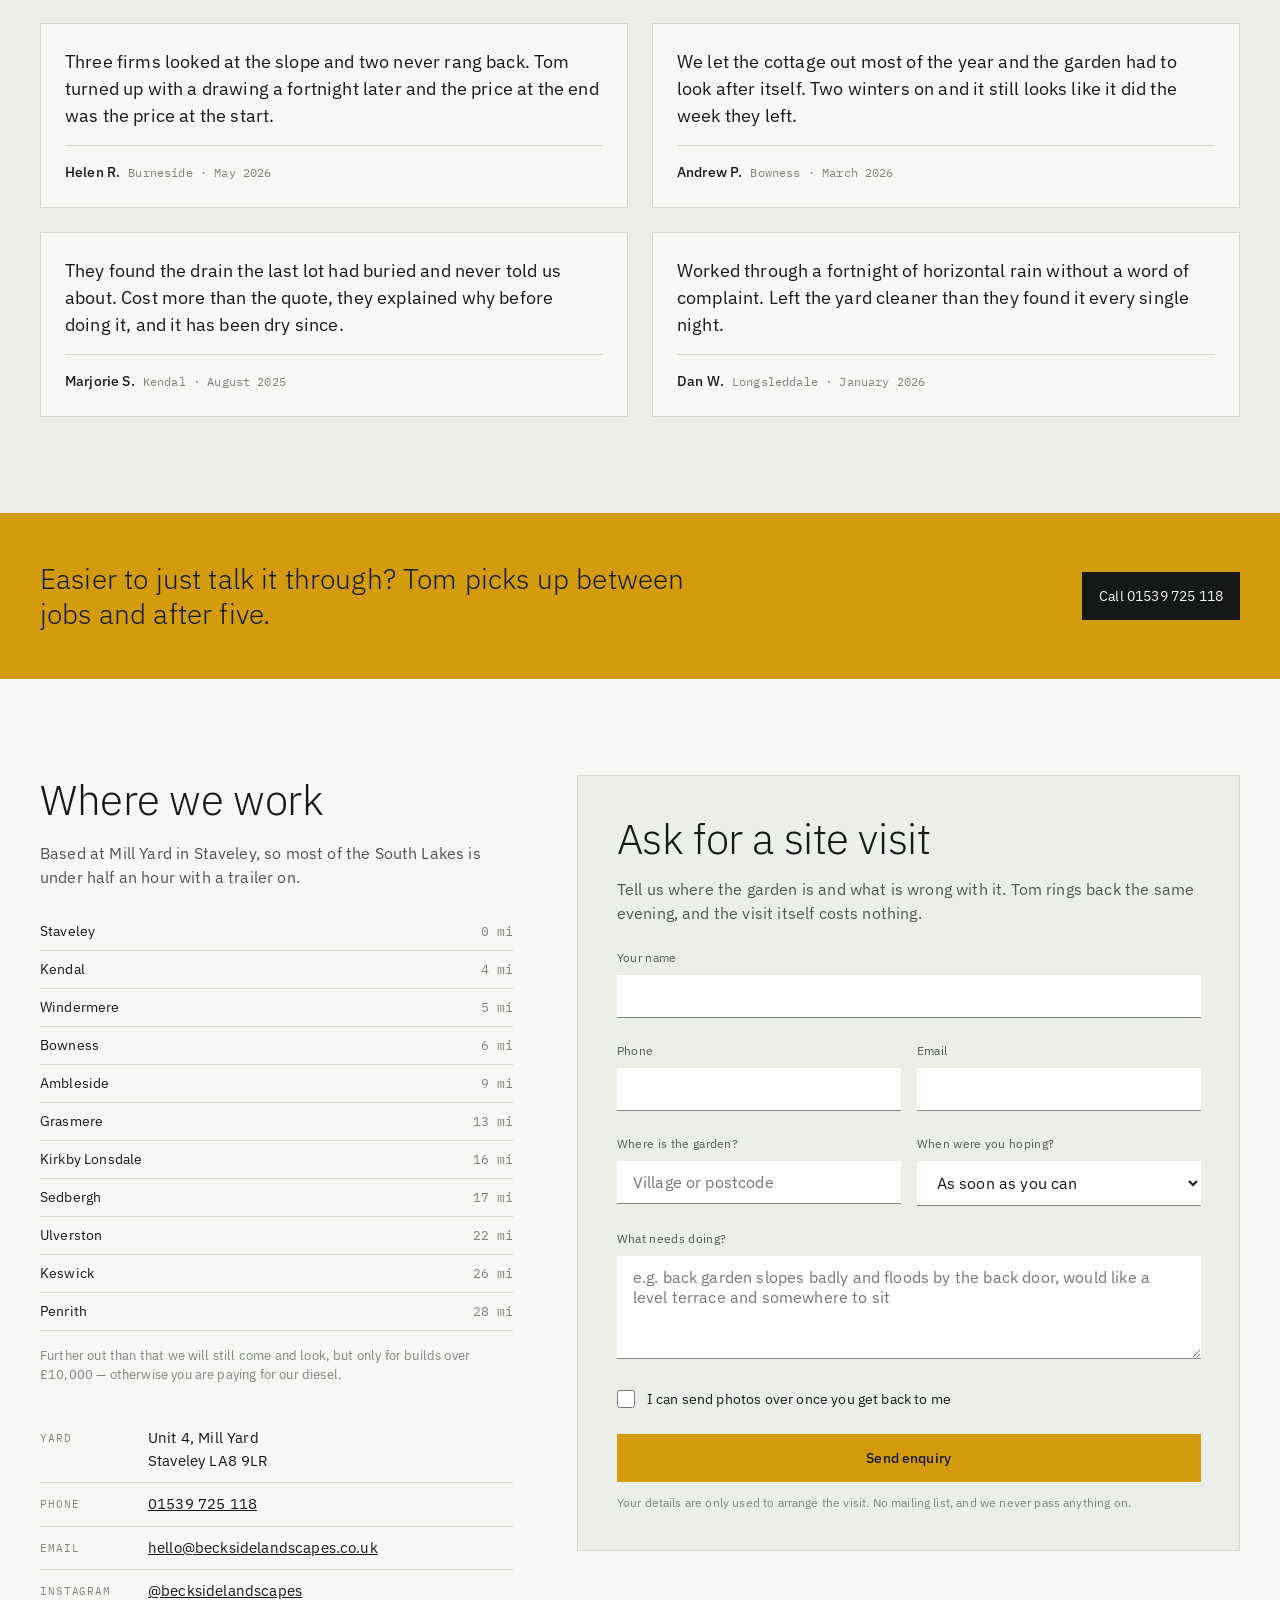
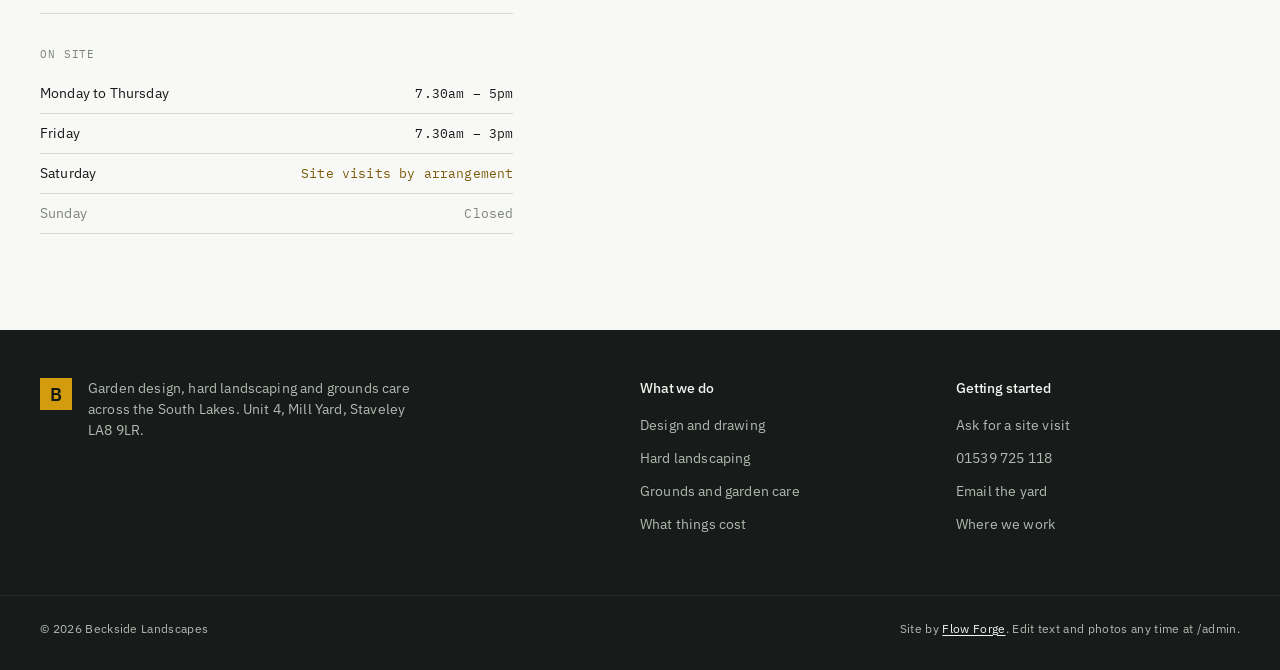
<file: demos/beckside-landscapes/index.html>
<!DOCTYPE html>
<html lang="en-GB">
  <head>
    <meta charset="utf-8" />
    <meta name="viewport" content="width=device-width, initial-scale=1" />
    <title>Beckside Landscapes — Garden design, landscaping &amp; grounds care in Cumbria</title>
    <meta name="description" content="Garden design, hard landscaping and year-round grounds care across the South Lakes and Kendal. Slate terraces, dry stone walling, drainage and planting built for Cumbrian weather. Free site visit within 30 miles. Call 01539 725 118." />
    <meta name="theme-color" content="#D39B0E" />

    <meta property="og:type" content="website" />
    <meta property="og:title" content="Beckside Landscapes — Garden design, landscaping &amp; grounds care in Cumbria" />
    <meta property="og:description" content="Garden design, hard landscaping and year-round grounds care across the South Lakes and Kendal. Slate terraces, dry stone walling, drainage and planting built for Cumbrian weather. Free site visit within 30 miles. Call 01539 725 118." />
    <meta property="og:image" content="./uploads/hero-terrace.jpg" />

    <link
      rel="icon"
      href="data:image/svg+xml,%3Csvg xmlns='http://www.w3.org/2000/svg' viewBox='0 0 32 32'%3E%3Crect width='32' height='32' fill='%23D39B0E'/%3E%3Ctext x='16' y='23' font-family='IBM Plex Sans,Helvetica,Arial,sans-serif' font-weight='600' font-size='19' fill='%23141917' text-anchor='middle'%3EB%3C/text%3E%3C/svg%3E"
    />

    <link rel="preconnect" href="https://fonts.googleapis.com" />
    <link rel="preconnect" href="https://fonts.gstatic.com" crossorigin />
    <link
      href="https://fonts.googleapis.com/css2?family=IBM+Plex+Mono:wght@400;500&family=IBM+Plex+Sans:wght@300;400;500;600&display=swap"
      rel="stylesheet"
    />
    <link rel="stylesheet" href="./css/site.css" />
    <style>
      :root {
        --voltage: #D39B0E;
      }
    </style>
    <script>
      document.documentElement.classList.add("js");
    </script>

    <script type="application/ld+json">
      {
        "@context": "https://schema.org",
        "@type": "LandscapingBusiness",
        "name": "Beckside Landscapes",
        "image": "/uploads/hero-terrace.jpg",
        "telephone": "01539 725 118",
        "email": "hello@becksidelandscapes.co.uk",
        "priceRange": "££",
        "address": {
          "@type": "PostalAddress",
          "streetAddress": "Unit 4, Mill Yard",
          "addressLocality": "Staveley",
          "addressRegion": "Cumbria",
          "postalCode": "LA8 9LR",
          "addressCountry": "GB"
        },
        "areaServed": ["Staveley", "Kendal", "Windermere", "Bowness", "Ambleside", "Grasmere", "Kirkby Lonsdale", "Sedbergh", "Ulverston", "Keswick", "Penrith"],
        "aggregateRating": {
          "@type": "AggregateRating",
          "ratingValue": "4.9",
          "reviewCount": "76"
        }
      }
    </script>
  </head>
  <body>
    <p style="margin:0;padding:8px 16px;text-align:center;font-size:13px;background:#141917;border-bottom:1px solid #2a302c;color:#c9cdc9">Sample Forge site by <a href="https://withflowforge.com/" style="color:#D39B0E">Flow Forge</a> — not a real business.</p>
    

<a class="skip" href="#main">Skip to content</a>

<div class="utility">
  <div class="wrap utility__inner">
    <p class="utility__claim">Free site visit within 30 miles of Kendal · Two-year guarantee on everything we lay</p>
    
    <a class="utility__phone" href="tel:01539725118">01539 725 118</a>
    
  </div>
</div>

<header class="topbar">
  <div class="wrap topbar__inner">
    <a class="mark" href="#main">
      <span class="mark__block" aria-hidden="true">B</span>
      <span class="mark__text">
        <span class="mark__name">Beckside Landscapes</span>
        <span class="mark__tag">Mill Yard · Staveley</span>
      </span>
    </a>

    <nav class="topnav" aria-label="Sections of this page">
      <a href="#year">The year</a>
      <a href="#work">What we do</a>
      <a href="#costs">Costs</a>
      <a href="#projects">Projects</a>
      <a href="#crew">The crew</a>
    </nav>

    <a class="btn btn--primary topbar__cta" href="#enquiry">Ask for a site visit</a>
  </div>
</header>

<main id="main">
  <section class="hero">
    <div class="wrap">
      <p class="eyebrow hero__eyebrow">Garden design, hard landscaping and grounds care</p>
    </div>

    <div class="wrap hero__grid">
      <div class="hero__copy">
        <h1 class="hero__title">Gardens that hold up to a Cumbrian winter.</h1>
        <div class="hero__actions">
          <a class="btn btn--primary" href="#enquiry">Ask for a site visit</a>
          <a class="btn btn--ghost" href="#costs">See what things cost</a>
        </div>
      </div>

      <div class="hero__aside">
        <p class="lede">A five-person crew working out of Staveley. We build in slate, stone and hardy planting chosen for wet ground, hard frost and a westerly that never really stops — not for how it looks in a catalogue in June.</p>
        <ul class="ticks">
          
          <li>Within 30 miles of Kendal</li>
          
          <li>Quoting builds from mid-September</li>
          
          <li>Insured to £5m · NPTC carded</li>
          
        </ul>
      </div>
    </div>

    <div class="wrap">
      <figure class="sheet" id="sheet">
        <div class="sheet__plate">
          <div class="sheet__frame">
            <img
              src="./uploads/hero-terrace.jpg"
              alt="A two-level riven slate terrace with a re-coursed dry stone wall, planting and a fell rising behind"
              width="1500"
              height="844"
              fetchpriority="high"
            />

            <div class="sheet__marks">
              
              <div
                class="ann"
                style="--x: 22%; --y: 84%; --delay: 400ms"
              >
                <span class="ann__dot" aria-hidden="true">1</span>
                <span class="ann__card">
                  <span class="ann__label">Riven slate flags</span>
                  <span class="ann__detail">Burlington blue-grey, 900 × 600, laid to a 1:80 fall away from the house</span>
                </span>
              </div>
              
              <div
                class="ann"
                style="--x: 33%; --y: 70%; --delay: 660ms"
              >
                <span class="ann__dot" aria-hidden="true">2</span>
                <span class="ann__card">
                  <span class="ann__label">Two shallow steps</span>
                  <span class="ann__detail">150mm rises rather than one 300mm drop — the difference between usable and ornamental</span>
                </span>
              </div>
              
              <div
                class="ann ann--left"
                style="--x: 74%; --y: 50%; --delay: 920ms"
              >
                <span class="ann__dot" aria-hidden="true">3</span>
                <span class="ann__card">
                  <span class="ann__label">Existing wall, re-coursed</span>
                  <span class="ann__detail">18 metres taken down, sorted and rebuilt with the original stone plus two tonnes of matched slate</span>
                </span>
              </div>
              
              <div
                class="ann"
                style="--x: 13%; --y: 46%; --delay: 1180ms"
              >
                <span class="ann__dot" aria-hidden="true">4</span>
                <span class="ann__card">
                  <span class="ann__label">Border that takes the wind</span>
                  <span class="ann__detail">Molinia, achillea and hardy geranium. Nothing here needs staking</span>
                </span>
              </div>
              
            </div>
          </div>

          <div class="titleblock">
            <div class="titleblock__cell titleblock__cell--wide">
              <span class="titleblock__key">Drawing</span>
              <span class="titleblock__val">Sheet 01 — garden at Burneside</span>
            </div>
            <div class="titleblock__cell">
              <span class="titleblock__key">Scale</span>
              
<svg class="titleblock__scale" viewBox="0 0 200 24" width="200" height="24" aria-hidden="true">
  <g fill="currentColor">
    <rect x="0" y="11" width="30" height="7" />
    <rect x="60" y="11" width="30" height="7" />
    <rect x="120" y="11" width="30" height="7" />
  </g>
  <rect x="0.5" y="11.5" width="149" height="6" fill="none" stroke="currentColor" stroke-width="1" />
  <g fill="currentColor" font-family="IBM Plex Mono, monospace" font-size="8">
    <text x="0" y="7">0</text>
    <text x="86" y="7">3</text>
    <text x="146" y="7">5</text>
    <text x="158" y="18">metres</text>
  </g>
</svg>

            </div>
            <div class="titleblock__cell">
              <span class="titleblock__key">Ratio</span>
              <span class="titleblock__val titleblock__val--mono">1:100 @ A3</span>
            </div>
          </div>
        </div>

        <figcaption class="sheet__caption">
          <p>Every job starts as a drawing. Here is one of them, built.</p>
          <ol class="keylist">
            
            <li>
              <strong>Riven slate flags</strong>
              <span>Burlington blue-grey, 900 × 600, laid to a 1:80 fall away from the house</span>
            </li>
            
            <li>
              <strong>Two shallow steps</strong>
              <span>150mm rises rather than one 300mm drop — the difference between usable and ornamental</span>
            </li>
            
            <li>
              <strong>Existing wall, re-coursed</strong>
              <span>18 metres taken down, sorted and rebuilt with the original stone plus two tonnes of matched slate</span>
            </li>
            
            <li>
              <strong>Border that takes the wind</strong>
              <span>Molinia, achillea and hardy geranium. Nothing here needs staking</span>
            </li>
            
          </ol>
        </figcaption>
      </figure>
    </div>
  </section>

  <section class="band band--soft" id="year">
    <div class="wrap">
      <header class="head">
        <h2>The gardening year, and where we are in it</h2>
        <p class="head__note">Landscaping in Cumbria is not a twelve-month free-for-all. Some jobs only work in certain months, and the good slots go early. This is what we are usually doing, and when it is worth ringing.</p>
      </header>

      <div class="year">
        <div class="year__strip" role="tablist" aria-label="Months of the year">
          
          <button
            class="month"
            type="button"
            role="tab"
            id="tab-jan"
            aria-controls="year-panel"
            aria-selected="false"
            data-month="0"
            data-note="Bare-root hedging and tree planting. Walling carries on. Frost stops anything needing concrete."
            data-diary="Good time to plan a spring build"
            data-name="January"
          >
            <span class="month__short">Jan</span>
            <span class="month__now">Now</span>
          </button>
          
          <button
            class="month"
            type="button"
            role="tab"
            id="tab-feb"
            aria-controls="year-panel"
            aria-selected="false"
            data-month="1"
            data-note="Last of the bare-root season. Winter pruning on apple and pear. Fencing and drainage while borders are empty."
            data-diary="Spring slots filling"
            data-name="February"
          >
            <span class="month__short">Feb</span>
            <span class="month__now">Now</span>
          </button>
          
          <button
            class="month"
            type="button"
            role="tab"
            id="tab-mar"
            aria-controls="year-panel"
            aria-selected="false"
            data-month="2"
            data-note="Turfing starts again. Hedge cutting stops until August — birds are nesting and it is an offence to disturb them."
            data-diary="Spring build season starts"
            data-name="March"
          >
            <span class="month__short">Mar</span>
            <span class="month__now">Now</span>
          </button>
          
          <button
            class="month"
            type="button"
            role="tab"
            id="tab-apr"
            aria-controls="year-panel"
            aria-selected="false"
            data-month="3"
            data-note="Paths, patios and steps. Borders planted up while the ground still holds moisture."
            data-diary="Booked up, quoting for summer"
            data-name="April"
          >
            <span class="month__short">Apr</span>
            <span class="month__now">Now</span>
          </button>
          
          <button
            class="month"
            type="button"
            role="tab"
            id="tab-may"
            aria-controls="year-panel"
            aria-selected="false"
            data-month="4"
            data-note="Full build season. Lawns move to weekly cuts. New planting gets watered in whether it rains or not."
            data-diary="Booked up, quoting for summer"
            data-name="May"
          >
            <span class="month__short">May</span>
            <span class="month__now">Now</span>
          </button>
          
          <button
            class="month"
            type="button"
            role="tab"
            id="tab-jun"
            aria-controls="year-panel"
            aria-selected="false"
            data-month="5"
            data-note="Build season. Longest days, so the bigger stone jobs run now. Maintenance rounds at their busiest."
            data-diary="Quoting for autumn"
            data-name="June"
          >
            <span class="month__short">Jun</span>
            <span class="month__now">Now</span>
          </button>
          
          <button
            class="month"
            type="button"
            role="tab"
            id="tab-jul"
            aria-controls="year-panel"
            aria-selected="false"
            data-month="6"
            data-note="Build season. Holiday-let turnarounds every changeover day. Watering is the whole job some weeks."
            data-diary="Quoting for autumn"
            data-name="July"
          >
            <span class="month__short">Jul</span>
            <span class="month__now">Now</span>
          </button>
          
          <button
            class="month"
            type="button"
            role="tab"
            id="tab-aug"
            aria-controls="year-panel"
            aria-selected="false"
            data-month="7"
            data-note="Hedge cutting resumes once fledglings are out. Late-summer borders cut back and split."
            data-diary="Autumn slots opening"
            data-name="August"
          >
            <span class="month__short">Aug</span>
            <span class="month__now">Now</span>
          </button>
          
          <button
            class="month"
            type="button"
            role="tab"
            id="tab-sep"
            aria-controls="year-panel"
            aria-selected="false"
            data-month="8"
            data-note="The best month to turf and to plant — warm soil, reliable rain. Autumn tidy-ups begin."
            data-diary="Best month to book a build"
            data-name="September"
          >
            <span class="month__short">Sep</span>
            <span class="month__now">Now</span>
          </button>
          
          <button
            class="month"
            type="button"
            role="tab"
            id="tab-oct"
            aria-controls="year-panel"
            aria-selected="false"
            data-month="9"
            data-note="Leaf clearing starts. Drainage and levels work while the ground shows you exactly where the water goes."
            data-diary="Winter slots open"
            data-name="October"
          >
            <span class="month__short">Oct</span>
            <span class="month__now">Now</span>
          </button>
          
          <button
            class="month"
            type="button"
            role="tab"
            id="tab-nov"
            aria-controls="year-panel"
            aria-selected="false"
            data-month="10"
            data-note="Bare-root season opens: hedging, whips and fruit trees at a third of the cost of potted stock."
            data-diary="Winter slots open"
            data-name="November"
          >
            <span class="month__short">Nov</span>
            <span class="month__now">Now</span>
          </button>
          
          <button
            class="month"
            type="button"
            role="tab"
            id="tab-dec"
            aria-controls="year-panel"
            aria-selected="false"
            data-month="11"
            data-note="Storm damage, blocked gullies and fallen branches. Quiet enough to draw up next year&#39;s gardens."
            data-diary="Diary opens for spring"
            data-name="December"
          >
            <span class="month__short">Dec</span>
            <span class="month__now">Now</span>
          </button>
          
        </div>

        <div class="year__panel" id="year-panel" role="tabpanel" aria-live="polite">
          <p class="year__month" id="yearMonth"></p>
          <p class="year__note" id="yearNote"></p>
          <p class="year__diary"><span class="dot" aria-hidden="true"></span><span id="yearDiary"></span></p>
        </div>
      </div>
    </div>
  </section>

  <section class="band" id="work">
    <div class="wrap">
      <header class="head">
        <h2>Three things, done properly</h2>
        <p class="head__note">Most gardens need some of all three. We would rather do the drawing, the build and the upkeep than hand you over halfway.</p>
      </header>

      <div class="lanes">
        
        <article class="lane reveal">
          <span class="lane__icon" aria-hidden="true"><svg viewBox="0 0 32 32" width="28" height="28" aria-hidden="true" fill="none" stroke="currentColor" stroke-width="1.4"><path d="M3 5h26v22H3z"/><path d="M3 12h9v15M12 19h11M23 12v15"/><circle cx="26" cy="8.5" r="1.6"/></svg></span>
          <h3>Design and drawing</h3>
          <p class="lane__blurb">A scaled plan and a planting list before anyone digs, so you are approving a garden rather than hoping.</p>
          <ul class="lane__list">
            
            <li>Site survey and levels</li>
            
            <li>Scaled layout plan, 1:100 or 1:50</li>
            
            <li>Planting plan with a full species list</li>
            
            <li>Materials samples, on site, in the rain</li>
            
            <li>Costed in stages if it needs splitting</li>
            
          </ul>
        </article>
        
        <article class="lane reveal">
          <span class="lane__icon" aria-hidden="true"><svg viewBox="0 0 32 32" width="28" height="28" aria-hidden="true" fill="none" stroke="currentColor" stroke-width="1.4"><path d="M3 8h26v16H3z"/><path d="M3 13.3h26M3 18.7h26M11 8v5.3M21 8v5.3M7 13.3v5.4M17 13.3v5.4M26 13.3v5.4M12 18.7V24M22 18.7V24"/></svg></span>
          <h3>Hard landscaping</h3>
          <p class="lane__blurb">The heavy end. Stone, levels and drainage — the parts that decide whether a garden lasts twenty years or five.</p>
          <ul class="lane__list">
            
            <li>Slate and sandstone terraces</li>
            
            <li>Dry stone walling, new and rebuilt</li>
            
            <li>Steps, paths and setted drives</li>
            
            <li>Sleeper and gabion retaining</li>
            
            <li>Land drains, soakaways and gullies</li>
            
            <li>Fencing, gates and timber decks</li>
            
          </ul>
        </article>
        
        <article class="lane reveal">
          <span class="lane__icon" aria-hidden="true"><svg viewBox="0 0 32 32" width="28" height="28" aria-hidden="true" fill="none" stroke="currentColor" stroke-width="1.4" stroke-linecap="round"><path d="M6 27C4 18 8 6 27 5c1 13-5 20-14 20-3 0-5-1-7-2"/><path d="M22 10L8 24"/></svg></span>
          <h3>Grounds and garden care</h3>
          <p class="lane__blurb">Regular visits on a fixed monthly figure, or a one-off rescue for a garden that has got away from someone.</p>
          <ul class="lane__list">
            
            <li>Fortnightly or monthly maintenance</li>
            
            <li>Hedge cutting and reductions</li>
            
            <li>Borders: pruning, splitting, mulching</li>
            
            <li>Holiday-let changeover tidies</li>
            
            <li>Leaf clearing and gutter checks</li>
            
            <li>Storm callouts for regulars</li>
            
          </ul>
        </article>
        
      </div>
    </div>
  </section>

  <section class="band band--soft" id="costs">
    <div class="wrap">
      <header class="head">
        <h2>What things actually cost</h2>
        <p class="head__note">These are the ranges we quote in, not a sales figure with the awkward bits left out. Cumbrian ground is rarely flat and never dry, so access, levels and muck-away move every one of them. Pick a job and a rough size and it will work out a range for you.</p>
      </header>

      <div class="costs">
        <div class="costs__table">
          <table class="rates">
            <caption class="sr-only">Typical price ranges</caption>
            <thead>
              <tr>
                <th scope="col">Work</th>
                <th scope="col">Unit</th>
                <th scope="col" class="rates__num">Typical range</th>
              </tr>
            </thead>
            <tbody>
              
              <tr>
                <th scope="row">
                  Riven slate terrace
                  <span>Laid to falls on a full mortar bed</span>
                </th>
                <td class="rates__unit">m²</td>
                <td class="rates__num">£180–240</td>
              </tr>
              
              <tr>
                <th scope="row">
                  Sandstone paving
                  <span>Sawn or riven, pointed and sealed</span>
                </th>
                <td class="rates__unit">m²</td>
                <td class="rates__num">£140–185</td>
              </tr>
              
              <tr>
                <th scope="row">
                  Granite setts or permeable drive
                  <span>On a Type 3 sub-base, no planning needed</span>
                </th>
                <td class="rates__unit">m²</td>
                <td class="rates__num">£165–225</td>
              </tr>
              
              <tr>
                <th scope="row">
                  Dry stone wall, rebuilt
                  <span>Taken down, stone sorted, re-coursed</span>
                </th>
                <td class="rates__unit">m² of face</td>
                <td class="rates__num">£230–300</td>
              </tr>
              
              <tr>
                <th scope="row">
                  Dry stone wall, new
                  <span>Includes stone delivered to site</span>
                </th>
                <td class="rates__unit">m² of face</td>
                <td class="rates__num">£330–420</td>
              </tr>
              
              <tr>
                <th scope="row">
                  Sleeper retaining wall
                  <span>Green oak or treated softwood</span>
                </th>
                <td class="rates__unit">metre</td>
                <td class="rates__num">£155–225</td>
              </tr>
              
              <tr>
                <th scope="row">
                  Close-board fencing
                  <span>Concrete posts, 1.8m boards</span>
                </th>
                <td class="rates__unit">metre</td>
                <td class="rates__num">£95–135</td>
              </tr>
              
              <tr>
                <th scope="row">
                  Turfing, ground prep included
                  <span>Rotovated, levelled, Cumbrian-grown turf</span>
                </th>
                <td class="rates__unit">m²</td>
                <td class="rates__num">£14–22</td>
              </tr>
              
              <tr>
                <th scope="row">
                  Land drainage
                  <span>Perforated pipe, stone and geotextile</span>
                </th>
                <td class="rates__unit">metre</td>
                <td class="rates__num">£48–75</td>
              </tr>
              
              <tr>
                <th scope="row">
                  Planted border
                  <span>Soil improved, planted, mulched</span>
                </th>
                <td class="rates__unit">m²</td>
                <td class="rates__num">£55–95</td>
              </tr>
              
              <tr>
                <th scope="row">
                  Maintenance visit
                  <span>Two of us, half a day, everything taken away</span>
                </th>
                <td class="rates__unit">visit</td>
                <td class="rates__num">£170–190</td>
              </tr>
              
              <tr>
                <th scope="row">
                  Design and planting plan
                  <span>Survey, scaled drawing and species list</span>
                </th>
                <td class="rates__unit">garden</td>
                <td class="rates__num">£480–1250</td>
              </tr>
              
            </tbody>
          </table>
          <p class="note">Ranges include labour, materials, waste and VAT. Anything with a digger, a crane or a party wall gets quoted properly.</p>
        </div>

        <form class="estimator" id="estimator" novalidate>
          <h3 class="estimator__title">Work out a rough range</h3>
          <p class="estimator__note">Same numbers as the table, multiplied up. It is an estimate, not a quote — but it is the estimate we would give you on the phone.</p>

          <label class="field">
            <span>What is the job?</span>
            <select id="eJob">
              
              <option
                value="0"
                data-low="180"
                data-high="240"
                data-unit="m²"
                data-step="1"
                data-qty="25"
                data-qtylabel="Roughly how many square metres?"
              >
                Riven slate terrace
              </option>
              
              <option
                value="1"
                data-low="140"
                data-high="185"
                data-unit="m²"
                data-step="1"
                data-qty="30"
                data-qtylabel="Roughly how many square metres?"
              >
                Sandstone paving
              </option>
              
              <option
                value="2"
                data-low="165"
                data-high="225"
                data-unit="m²"
                data-step="1"
                data-qty="40"
                data-qtylabel="Roughly how many square metres?"
              >
                Granite setts or permeable drive
              </option>
              
              <option
                value="3"
                data-low="230"
                data-high="300"
                data-unit="m² of face"
                data-step="1"
                data-qty="12"
                data-qtylabel="Length × height, in square metres"
              >
                Dry stone wall, rebuilt
              </option>
              
              <option
                value="4"
                data-low="330"
                data-high="420"
                data-unit="m² of face"
                data-step="1"
                data-qty="10"
                data-qtylabel="Length × height, in square metres"
              >
                Dry stone wall, new
              </option>
              
              <option
                value="5"
                data-low="155"
                data-high="225"
                data-unit="metre"
                data-step="1"
                data-qty="8"
                data-qtylabel="How many metres?"
              >
                Sleeper retaining wall
              </option>
              
              <option
                value="6"
                data-low="95"
                data-high="135"
                data-unit="metre"
                data-step="1"
                data-qty="20"
                data-qtylabel="How many metres?"
              >
                Close-board fencing
              </option>
              
              <option
                value="7"
                data-low="14"
                data-high="22"
                data-unit="m²"
                data-step="5"
                data-qty="120"
                data-qtylabel="Roughly how many square metres?"
              >
                Turfing, ground prep included
              </option>
              
              <option
                value="8"
                data-low="48"
                data-high="75"
                data-unit="metre"
                data-step="1"
                data-qty="25"
                data-qtylabel="How many metres of run?"
              >
                Land drainage
              </option>
              
              <option
                value="9"
                data-low="55"
                data-high="95"
                data-unit="m²"
                data-step="1"
                data-qty="15"
                data-qtylabel="Roughly how many square metres?"
              >
                Planted border
              </option>
              
              <option
                value="10"
                data-low="170"
                data-high="190"
                data-unit="visit"
                data-step="1"
                data-qty="12"
                data-qtylabel="How many visits a year?"
              >
                Maintenance visit
              </option>
              
              <option
                value="11"
                data-low="480"
                data-high="1250"
                data-unit="garden"
                data-step="1"
                data-qty="1"
                data-qtylabel="How many gardens?"
              >
                Design and planting plan
              </option>
              
            </select>
          </label>

          <label class="field">
            <span id="eQtyLabel">Roughly how many square metres?</span>
            <input type="number" id="eQty" min="1" step="1" value="25" inputmode="numeric" />
          </label>

          <output class="readout" id="eReadout" for="eJob eQty">
            <span class="readout__key">Rough range</span>
            <span class="readout__figure" id="eFigure">—</span>
            <span class="readout__basis" id="eBasis"></span>
          </output>

          <button class="btn btn--primary btn--block" type="button" id="eSend">Put this in my enquiry</button>
        </form>
      </div>
    </div>
  </section>

  <section class="band" id="projects">
    <div class="wrap">
      <header class="head">
        <h2>Finished, paid for, still standing</h2>
        <p class="head__note">Real jobs with real figures. Every one of these had something awkward about it, because they all do.</p>
      </header>

      <div class="jobs">
        
        <article class="job reveal">
          <img src="./uploads/project-terraces.jpg" alt="Two slate terraces linked by wide stone steps behind a Cumbrian house" width="1100" height="825" loading="lazy" />
          <div class="job__body">
            <p class="job__meta"><span>Burneside</span>3 weeks · £16,400</p>
            <h3>A slope turned into two terraces</h3>
            <p class="job__note">One-in-four slope with a spring running under it. Two terraces, 18m of wall re-coursed and a land drain nobody will ever see.</p>
          </div>
        </article>
        
        <article class="job reveal">
          <img src="./uploads/project-courtyard.jpg" alt="Small limestone courtyard with fan-laid setts, sleeper beds and a water rill" width="1100" height="825" loading="lazy" />
          <div class="job__body">
            <p class="job__meta"><span>Kirkby Lonsdale</span>2 weeks · £9,200</p>
            <h3>Courtyard behind a town house</h3>
            <p class="job__note">Everything in by barrow through the hall. Fan-laid setts, oak beds and a rill to take roof water off the flags.</p>
          </div>
        </article>
        
        <article class="job reveal">
          <img src="./uploads/project-holidaylet.jpg" alt="Sandstone terrace with a bench and low-maintenance planting overlooking a lake" width="1100" height="825" loading="lazy" />
          <div class="job__body">
            <p class="job__meta"><span>Bowness</span>9 days · £7,600</p>
            <h3>A terrace that survives changeover day</h3>
            <p class="job__note">Holiday let doing 50 weeks a year. Everything specified to be swept, not tended, and to look right in February.</p>
          </div>
        </article>
        
        <article class="job reveal">
          <img src="./uploads/project-farmhouse.jpg" alt="Newly edged gravel track and young beech hedge beside a stone farmhouse with fells behind" width="1100" height="825" loading="lazy" />
          <div class="job__body">
            <p class="job__meta"><span>Longsleddale</span>4 weeks · £21,000</p>
            <h3>Track, drainage and 90m of beech</h3>
            <p class="job__note">The yard flooded twice a winter. Re-graded, edged and drained, with bare-root beech in at £4 a plant instead of £30.</p>
          </div>
        </article>
        
        <article class="job reveal">
          <img src="./uploads/project-parking.jpg" alt="Front garden converted to permeable granite sett parking with a clipped hedge" width="1100" height="825" loading="lazy" />
          <div class="job__body">
            <p class="job__meta"><span>Kendal</span>6 days · £5,400</p>
            <h3>Front garden to off-street parking</h3>
            <p class="job__note">Permeable setts, so no planning application and no arguing with the water company about run-off.</p>
          </div>
        </article>
        
        <article class="job reveal">
          <img src="./uploads/project-border.jpg" alt="Newly planted border of grasses and perennials with steel edging against a dry stone wall" width="1100" height="825" loading="lazy" />
          <div class="job__body">
            <p class="job__meta"><span>Staveley</span>4 days · £3,100</p>
            <h3>Forty metres of wind-tolerant border</h3>
            <p class="job__note">Exposed west-facing wall. Grasses and achillea that move in the wind rather than snap in it.</p>
          </div>
        </article>
        
      </div>
    </div>
  </section>

  <section class="band band--soft" id="process">
    <div class="wrap">
      <header class="head">
        <h2>How a job runs</h2>
        <p class="head__note">Four stages, in this order, every time. You will know which one you are in.</p>
      </header>

      <ol class="steps">
        
        <li class="step reveal">
          <span class="step__num">01</span>
          <h3>Site visit</h3>
          <p>We come out, walk it with you and take levels, photos and a soil check. Free inside 30 miles of Kendal, and we will tell you there and then if it is not a job for us.</p>
        </li>
        
        <li class="step reveal">
          <span class="step__num">02</span>
          <h3>Drawing</h3>
          <p>A scaled plan and a planting list, on paper, so you can move a path before it costs anything to move. Two rounds of changes included.</p>
        </li>
        
        <li class="step reveal">
          <span class="step__num">03</span>
          <h3>Fixed quote</h3>
          <p>Priced line by line, with labour, materials and muck-away separated so you can see what moves if the budget has to. It holds for 90 days.</p>
        </li>
        
        <li class="step reveal">
          <span class="step__num">04</span>
          <h3>Build</h3>
          <p>One crew from first dig to last sweep, no subbing out. Photos at the end of each week if you are not local, and a two-year guarantee on everything we lay.</p>
        </li>
        
      </ol>
    </div>
  </section>

  <section class="band" id="crew">
    <div class="wrap">
      <header class="head">
        <h2>Who actually turns up</h2>
        <p class="head__note">The same five people. No agency labour, no van full of strangers on the Monday morning.</p>
      </header>

      <figure class="crewshot reveal">
        <img src="./uploads/crew.jpg" alt="Three of the crew in workwear beside a part-built dry stone wall with a pickup and trailer behind" width="1500" height="844" loading="lazy" />
      </figure>

      <div class="people">
        
        <div class="person">
          <h3>Tom Airey</h3>
          <p class="person__role">Owner, walling</p>
          <p class="person__note">DSWA-certified. Twenty-two years, most of it on the wrong side of a fell in the rain.</p>
        </div>
        
        <div class="person">
          <h3>Rachel Dunn</h3>
          <p class="person__role">Design and planting</p>
          <p class="person__note">Kew-trained, Cumbria-tested. Draws the plans and picks everything that goes in the ground.</p>
        </div>
        
        <div class="person">
          <h3>Sam Pearson</h3>
          <p class="person__role">Groundworks</p>
          <p class="person__note">Digger, drainage and levels. If water is going the wrong way, this is who sorts it.</p>
        </div>
        
      </div>
    </div>
  </section>

  <section class="band band--soft" id="reviews">
    <div class="wrap">
      <div class="score">
        <div class="score__head">
          <p class="score__figure">4.9</p>
          <p class="score__claim">Rated on Google and Checkatrade across the South Lakes</p>
        </div>
        <dl class="score__stats">
          
          <div>
            <dt>Reviews</dt>
            <dd>76</dd>
          </div>
          
          <div>
            <dt>Finished on the quoted price</dt>
            <dd>94%</dd>
          </div>
          
          <div>
            <dt>Turned up when they said</dt>
            <dd>5.0</dd>
          </div>
          
          <div>
            <dt>Tidiness</dt>
            <dd>4.8</dd>
          </div>
          
        </dl>
      </div>

      <div class="quotes">
        
        <blockquote class="quote reveal">
          <p>Three firms looked at the slope and two never rang back. Tom turned up with a drawing a fortnight later and the price at the end was the price at the start.</p>
          <footer>
            <strong>Helen R.</strong>
            <span>Burneside · May 2026</span>
          </footer>
        </blockquote>
        
        <blockquote class="quote reveal">
          <p>We let the cottage out most of the year and the garden had to look after itself. Two winters on and it still looks like it did the week they left.</p>
          <footer>
            <strong>Andrew P.</strong>
            <span>Bowness · March 2026</span>
          </footer>
        </blockquote>
        
        <blockquote class="quote reveal">
          <p>They found the drain the last lot had buried and never told us about. Cost more than the quote, they explained why before doing it, and it has been dry since.</p>
          <footer>
            <strong>Marjorie S.</strong>
            <span>Kendal · August 2025</span>
          </footer>
        </blockquote>
        
        <blockquote class="quote reveal">
          <p>Worked through a fortnight of horizontal rain without a word of complaint. Left the yard cleaner than they found it every single night.</p>
          <footer>
            <strong>Dan W.</strong>
            <span>Longsleddale · January 2026</span>
          </footer>
        </blockquote>
        
      </div>
    </div>
  </section>

  
  <section class="callbar">
    <div class="wrap callbar__inner">
      <p>Easier to just talk it through? Tom picks up between jobs and after five.</p>
      <a class="btn btn--onDark" href="tel:01539725118">Call 01539 725 118</a>
    </div>
  </section>
  

  <section class="band" id="visit">
    <div class="wrap visit">
      <div class="visit__facts">
        <h2>Where we work</h2>
        <p class="lede lede--sm">Based at Mill Yard in Staveley, so most of the South Lakes is under half an hour with a trailer on.</p>

        <table class="places">
          <caption class="sr-only">Towns we cover and how far they are from the yard</caption>
          <tbody>
            
            <tr>
              <th scope="row">Staveley</th>
              <td>0 mi</td>
            </tr>
            
            <tr>
              <th scope="row">Kendal</th>
              <td>4 mi</td>
            </tr>
            
            <tr>
              <th scope="row">Windermere</th>
              <td>5 mi</td>
            </tr>
            
            <tr>
              <th scope="row">Bowness</th>
              <td>6 mi</td>
            </tr>
            
            <tr>
              <th scope="row">Ambleside</th>
              <td>9 mi</td>
            </tr>
            
            <tr>
              <th scope="row">Grasmere</th>
              <td>13 mi</td>
            </tr>
            
            <tr>
              <th scope="row">Kirkby Lonsdale</th>
              <td>16 mi</td>
            </tr>
            
            <tr>
              <th scope="row">Sedbergh</th>
              <td>17 mi</td>
            </tr>
            
            <tr>
              <th scope="row">Ulverston</th>
              <td>22 mi</td>
            </tr>
            
            <tr>
              <th scope="row">Keswick</th>
              <td>26 mi</td>
            </tr>
            
            <tr>
              <th scope="row">Penrith</th>
              <td>28 mi</td>
            </tr>
            
          </tbody>
        </table>

        <p class="note">Further out than that we will still come and look, but only for builds over £10,000 — otherwise you are paying for our diesel.</p>

        <dl class="facts">
          <div>
            <dt>Yard</dt>
            <dd>Unit 4, Mill Yard<br />Staveley LA8 9LR</dd>
          </div>
          
          <div>
            <dt>Phone</dt>
            <dd><a href="tel:01539725118">01539 725 118</a></dd>
          </div>
          
          
          <div>
            <dt>Email</dt>
            <dd><a href="mailto:hello@becksidelandscapes.co.uk">hello@becksidelandscapes.co.uk</a></dd>
          </div>
          
          
          <div>
            <dt>Instagram</dt>
            <dd><a href="https://www.instagram.com/" target="_blank" rel="noopener noreferrer">@becksidelandscapes</a></dd>
          </div>
          
        </dl>

        <table class="hours">
          <caption>On site</caption>
          <tbody>
            
            <tr class="hours--normal">
              <th scope="row">Monday to Thursday</th>
              <td>7.30am – 5pm</td>
            </tr>
            
            <tr class="hours--normal">
              <th scope="row">Friday</th>
              <td>7.30am – 3pm</td>
            </tr>
            
            <tr class="hours--late">
              <th scope="row">Saturday</th>
              <td>Site visits by arrangement</td>
            </tr>
            
            <tr class="hours--closed">
              <th scope="row">Sunday</th>
              <td>Closed</td>
            </tr>
            
          </tbody>
        </table>
      </div>

      <form class="form" id="enquiry" name="enquiry" method="POST" data-netlify="true" netlify-honeypot="bot-field">
        <input type="hidden" name="form-name" value="enquiry" />
        <p class="sr-only"><label>Leave this empty <input name="bot-field" /></label></p>

        <h2 class="form__title">Ask for a site visit</h2>
        <p class="form__intro">Tell us where the garden is and what is wrong with it. Tom rings back the same evening, and the visit itself costs nothing.</p>

        <div class="carried" id="carried" hidden>
          <span class="carried__text" id="carriedText"></span>
          <button class="carried__clear" type="button" id="carriedClear">Remove</button>
        </div>
        <input type="hidden" name="estimate" id="carriedValue" />

        <label class="field">
          <span>Your name</span>
          <input type="text" name="name" required autocomplete="name" />
        </label>

        <div class="field-pair">
          <label class="field">
            <span>Phone</span>
            <input type="tel" name="phone" required autocomplete="tel" />
          </label>
          <label class="field">
            <span>Email</span>
            <input type="email" name="email" autocomplete="email" />
          </label>
        </div>

        <div class="field-pair">
          <label class="field">
            <span>Where is the garden?</span>
            <input type="text" name="location" required placeholder="Village or postcode" />
          </label>
          <label class="field">
            <span>When were you hoping?</span>
            <select name="timing">
              <option>As soon as you can</option>
              <option>Within three months</option>
              <option>This time next year</option>
              <option>Just pricing it up for now</option>
            </select>
          </label>
        </div>

        <label class="field">
          <span>What needs doing?</span>
          <textarea
            name="message"
            rows="4"
            required
            placeholder="e.g. back garden slopes badly and floods by the back door, would like a level terrace and somewhere to sit"
          ></textarea>
        </label>

        <label class="check">
          <input type="checkbox" name="photos" />
          <span>I can send photos over once you get back to me</span>
        </label>

        <button class="btn btn--primary btn--block" type="submit">Send enquiry</button>
        <p class="form__small">Your details are only used to arrange the visit. No mailing list, and we never pass anything on.</p>
      </form>
    </div>
  </section>
</main>

<footer class="foot">
  <div class="wrap foot__cols">
    <div class="foot__brand">
      <span class="mark__block mark__block--foot" aria-hidden="true">B</span>
      <p class="foot__blurb">Garden design, hard landscaping and grounds care across the South Lakes. Unit 4, Mill Yard, Staveley LA8 9LR.</p>
    </div>
    <div>
      <h3>What we do</h3>
      <ul>
        <li><a href="#work">Design and drawing</a></li>
        <li><a href="#work">Hard landscaping</a></li>
        <li><a href="#work">Grounds and garden care</a></li>
        <li><a href="#costs">What things cost</a></li>
      </ul>
    </div>
    <div>
      <h3>Getting started</h3>
      <ul>
        <li><a href="#enquiry">Ask for a site visit</a></li>
        <li><a href="tel:01539725118">01539 725 118</a></li>
        <li><a href="mailto:hello@becksidelandscapes.co.uk">Email the yard</a></li>
        <li><a href="#visit">Where we work</a></li>
      </ul>
    </div>
  </div>
  <div class="wrap foot__legal">
    <p>&copy; 2026 Beckside Landscapes</p>
    <p class="foot__credit">
      Site by <a href="https://withflowforge.com">Flow Forge</a>. Edit text and photos any time at
      <span>/admin</span>.
    </p>
  </div>
</footer>

    <script src="./js/site.js" defer></script>
  </body>
</html>
</file>
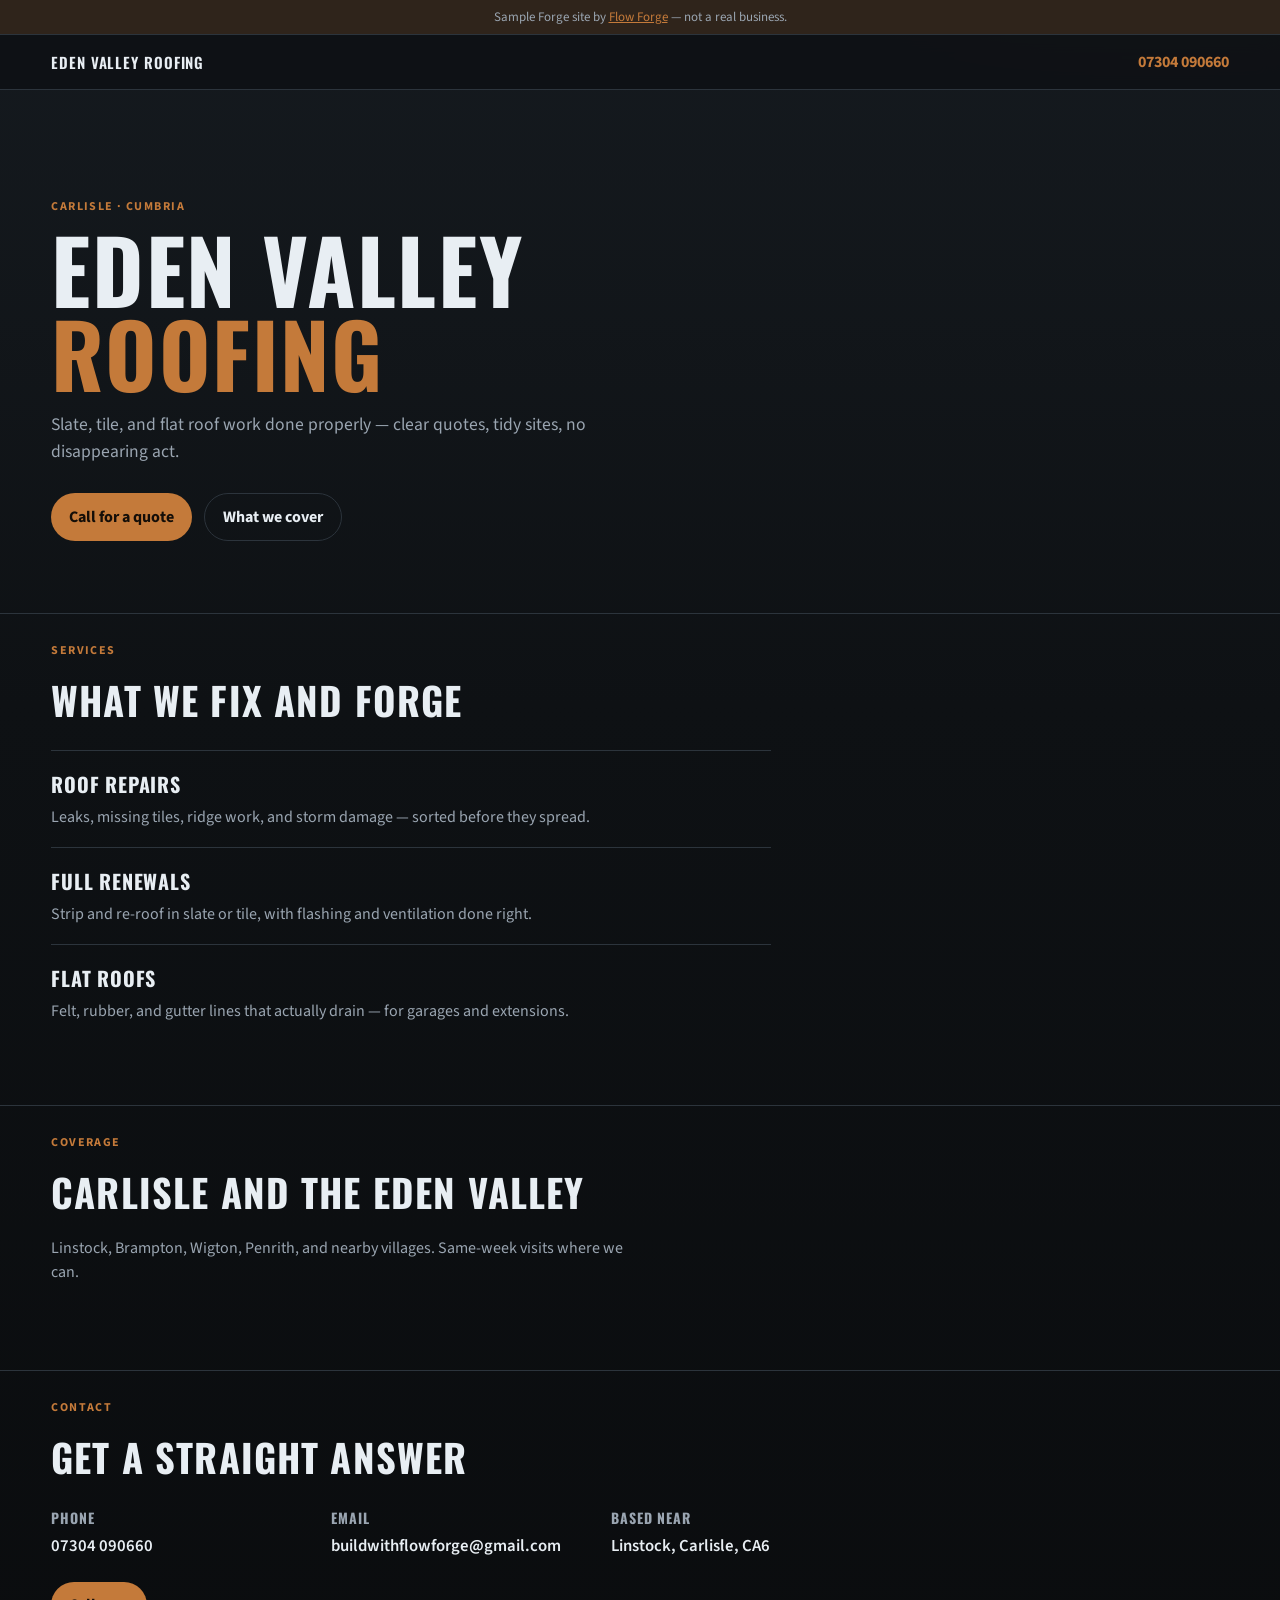
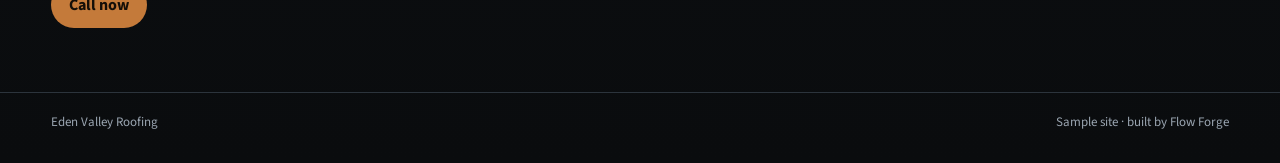
<file: demos/eden-valley-roofing/index.html>
<!doctype html>
<html lang="en-GB">
<head>
  <meta charset="UTF-8" />
  <meta name="viewport" content="width=device-width, initial-scale=1.0" />
  <title>Eden Valley Roofing — Carlisle</title>
  <meta name="description" content="Reliable roofing in Carlisle and across Cumbria. Repairs, renewals, and honest quotes. Call 07304 090660." />
  <meta name="robots" content="noindex" />
  <meta name="theme-color" content="#0e1114" />
  <link rel="preconnect" href="https://fonts.googleapis.com" />
  <link rel="preconnect" href="https://fonts.gstatic.com" crossorigin />
  <link href="https://fonts.googleapis.com/css2?family=Oswald:wght@500;600;700&family=Source+Sans+3:wght@400;600;700&display=swap" rel="stylesheet" />
  <link rel="stylesheet" href="./styles.css" />
</head>
<body>
  <p class="demo-banner">
    Sample Forge site by <a href="https://withflowforge.com/">Flow Forge</a> — not a real business.
  </p>

  <header class="nav">
    <a class="wordmark" href="#top">Eden Valley Roofing</a>
    <a class="nav-phone" href="tel:+447304090660">07304 090660</a>
  </header>

  <main id="top">
    <section class="hero">
      <p class="kicker">Carlisle · Cumbria</p>
      <h1>Eden Valley<br /><span>Roofing</span></h1>
      <p class="line">Slate, tile, and flat roof work done properly — clear quotes, tidy sites, no disappearing act.</p>
      <div class="cta-row">
        <a class="btn" href="tel:+447304090660">Call for a quote</a>
        <a class="btn ghost" href="#work">What we cover</a>
      </div>
    </section>

    <section class="work" id="work">
      <div class="section-head">
        <p class="kicker">Services</p>
        <h2>What we fix and forge</h2>
      </div>
      <ul class="service-rows">
        <li>
          <strong>Roof repairs</strong>
          <span>Leaks, missing tiles, ridge work, and storm damage — sorted before they spread.</span>
        </li>
        <li>
          <strong>Full renewals</strong>
          <span>Strip and re-roof in slate or tile, with flashing and ventilation done right.</span>
        </li>
        <li>
          <strong>Flat roofs</strong>
          <span>Felt, rubber, and gutter lines that actually drain — for garages and extensions.</span>
        </li>
      </ul>
    </section>

    <section class="area">
      <div class="section-head">
        <p class="kicker">Coverage</p>
        <h2>Carlisle and the Eden Valley</h2>
        <p class="muted">Linstock, Brampton, Wigton, Penrith, and nearby villages. Same-week visits where we can.</p>
      </div>
    </section>

    <section class="contact" id="contact">
      <div class="section-head">
        <p class="kicker">Contact</p>
        <h2>Get a straight answer</h2>
      </div>
      <div class="contact-row">
        <div>
          <h3>Phone</h3>
          <a href="tel:+447304090660">07304 090660</a>
        </div>
        <div>
          <h3>Email</h3>
          <a href="mailto:buildwithflowforge@gmail.com">buildwithflowforge@gmail.com</a>
        </div>
        <div>
          <h3>Based near</h3>
          <p>Linstock, Carlisle, CA6</p>
        </div>
      </div>
      <a class="btn" href="tel:+447304090660">Call now</a>
    </section>
  </main>

  <footer class="footer">
    <span>Eden Valley Roofing</span>
    <span>Sample site · built by Flow Forge</span>
  </footer>
</body>
</html>
</file>
<file: styles.css>
/*
  Flow Forge — serious logo-led system
  Cool charcoal + restrained amber. IBM Plex Sans throughout.
*/

:root {
  /* Workshop charcoal — warm ground, cream type, amber flame */
  --canvas: #262320;
  --surface: #2e2b27;
  --surface-steel: #322f2a;
  --ink: #f4efe8;
  --ink-soft: #e8e2d8;
  --muted: #b8b0a4;
  --hairline: rgba(244, 239, 232, 0.14);
  --forge: #1e1c19;
  --amber: #e8953a;
  --ember: #ff6a3d;
  --amber-ink: #1e1c19;
  --gold-text: #e8953a;
  --inverse: #f4efe8;
  --inverse-muted: #b8b0a4;
  --box: #35322d;

  --display: "IBM Plex Sans", "Helvetica Neue", Helvetica, Arial, sans-serif;
  --sans: "IBM Plex Sans", "Helvetica Neue", Helvetica, Arial, sans-serif;

  --max: 72rem;
  --gutter: clamp(1.25rem, 4vw, 3rem);
  --section: clamp(4rem, 9vw, 6.5rem);
  --ease: cubic-bezier(0.22, 1, 0.36, 1);
}

*,
*::before,
*::after {
  box-sizing: border-box;
}

html {
  scroll-behavior: smooth;
}

@media (prefers-reduced-motion: reduce) {
  html { scroll-behavior: auto; }
  *,
  *::before,
  *::after {
    animation-duration: 0.01ms !important;
    animation-iteration-count: 1 !important;
    transition-duration: 0.01ms !important;
  }
}

body {
  margin: 0;
  background: var(--canvas);
  color: var(--ink-soft);
  font-family: var(--sans);
  font-size: 1.0625rem;
  line-height: 1.55;
  -webkit-font-smoothing: antialiased;
}

body,
button,
input,
textarea,
select,
h1,
h2,
h3,
h4,
.btn,
.plan__price,
.spec dd,
.wordmark__text,
.hero__brand {
  font-family: var(--sans) !important;
}

::selection {
  background: rgba(232, 149, 58, 0.45);
  color: #0a0b0d;
}

img {
  display: block;
  max-width: 100%;
  height: auto;
}

a {
  color: inherit;
}

.wrap {
  width: min(100% - var(--gutter) * 2, var(--max));
  margin-inline: auto;
}

.skip {
  position: absolute;
  left: -999px;
  top: 0;
  z-index: 100;
  background: var(--amber);
  color: var(--amber-ink);
  padding: 0.75rem 1rem;
}

.skip:focus {
  left: 0.5rem;
  top: 0.5rem;
}

:focus-visible {
  outline: 2px solid var(--amber);
  outline-offset: 3px;
}

h1, h2, h3 {
  margin: 0;
  color: var(--ink);
  text-wrap: balance;
}

h2 {
  font-family: var(--sans);
  font-weight: 600;
  font-size: clamp(1.65rem, 3.2vw, 2.35rem);
  line-height: 1.2;
  letter-spacing: -0.02em;
  max-width: 22ch;
}

h3 {
  font-family: var(--sans);
  font-weight: 700;
  font-size: 1.25rem;
  letter-spacing: -0.02em;
}

.section__lede {
  margin: 1rem 0 0;
  max-width: 42ch;
  color: var(--muted);
  font-size: 1.0625rem;
}

.note {
  margin: 2rem 0 0;
  max-width: 52ch;
  font-size: 0.9rem;
  color: var(--muted);
}

.note strong {
  color: var(--ink);
  font-weight: 600;
}

.link {
  color: var(--gold-text);
  text-decoration: none;
  border-bottom: 1px solid currentColor;
  font-weight: 500;
}

.link:hover {
  color: var(--ember);
}

.link--lg {
  font-size: 1.2rem;
  font-family: var(--sans);
  font-weight: 700;
  border-bottom-width: 2px;
}

/* —— Nav —— */
.nav {
  position: sticky;
  top: 0;
  z-index: 40;
  background: rgba(38, 35, 32, 0.94);
  backdrop-filter: blur(10px);
  border-bottom: 1px solid var(--hairline);
}

.nav__inner {
  width: min(100% - var(--gutter) * 2, var(--max));
  margin-inline: auto;
  min-height: 4rem;
  display: flex;
  align-items: center;
  justify-content: space-between;
  gap: 1rem;
}

.wordmark {
  display: inline-flex;
  align-items: center;
  gap: 0.7rem;
  text-decoration: none;
  color: var(--ink);
}

.wordmark__mark {
  width: 2.35rem;
  height: 2.35rem;
  border: 0;
  outline: none;
  box-shadow: none;
  background: transparent;
}

.wordmark__text {
  display: flex;
  flex-direction: column;
  line-height: 1.05;
  font-family: var(--sans);
  font-weight: 700;
  font-size: 0.92rem;
  letter-spacing: 0.02em;
  text-transform: uppercase;
}

.wordmark__forge {
  color: var(--amber);
}

.nav__links {
  display: none;
  gap: 1.5rem;
  font-size: 0.9rem;
  font-weight: 500;
}

.nav__links a {
  text-decoration: none;
  color: var(--muted);
  transition: color 160ms var(--ease);
}

.nav__links a:hover {
  color: var(--ink);
}

.nav__phone {
  font-family: var(--sans);
  font-weight: 700;
  font-size: 0.95rem;
  text-decoration: none;
  color: var(--ink);
  white-space: nowrap;
}

.nav__phone:hover {
  color: var(--gold-text);
}

@media (min-width: 860px) {
  .nav__links { display: flex; }
}

/* —— Buttons —— */
.actions {
  display: flex;
  flex-wrap: wrap;
  gap: 0.75rem;
  margin-top: 1.75rem;
}

.btn {
  display: inline-flex;
  align-items: center;
  justify-content: center;
  min-height: 3.25rem;
  padding: 0.85rem 1.35rem;
  border: 1px solid var(--amber);
  border-radius: 0;
  background: var(--amber);
  color: var(--amber-ink);
  font-family: var(--sans);
  font-weight: 700;
  font-size: 0.95rem;
  letter-spacing: 0.02em;
  text-decoration: none;
  cursor: pointer;
  transition: transform 140ms var(--ease), background 160ms ease, border-color 160ms ease, color 160ms ease;
}

.btn:hover {
  background: var(--ember);
  border-color: var(--ember);
  color: var(--ink);
}

.btn:active {
  transform: scale(0.97);
}

.btn--ghost {
  background: transparent;
  border-color: rgba(244, 239, 232, 0.55);
  color: var(--ink);
}

.btn--ghost:hover {
  background: rgba(244, 239, 232, 0.08);
  border-color: #f4efe8;
  color: var(--ink);
}

/* —— Hero —— */
.hero {
  position: relative;
  padding-top: clamp(2.5rem, 6vw, 4.5rem);
  overflow: hidden;
}

.hero__atmosphere {
  position: absolute;
  inset: 0;
  background:
    radial-gradient(ellipse 50% 40% at 85% 20%, rgba(232, 149, 58, 0.12), transparent 55%),
    linear-gradient(180deg, #2e2a25 0%, var(--canvas) 72%);
  pointer-events: none;
}

.hero__grid {
  position: relative;
  display: grid;
  gap: 2rem;
}

.hero__place {
  margin: 0 0 1rem;
  font-size: 0.875rem;
  font-weight: 500;
  color: var(--muted);
}

/* Emblem + wordmark as one lockup — same mark as the nav */
.hero__lockup {
  display: flex;
  align-items: center;
  gap: clamp(0.9rem, 2.5vw, 1.6rem);
  animation: rise 900ms var(--ease) both;
}

.hero__emblem {
  display: block;
  width: clamp(4.75rem, 14vw, 8.5rem);
  height: auto;
  flex-shrink: 0;
  border: 0;
  outline: none;
  box-shadow: none;
  background: transparent;
}

.hero__brand {
  display: flex;
  flex-direction: column;
  margin: 0;
  font-family: var(--sans);
  font-weight: 700;
  font-size: clamp(2.6rem, 6.5vw, 4.5rem);
  line-height: 0.98;
  letter-spacing: -0.025em;
  text-transform: uppercase;
  color: var(--ink);
  max-width: none;
}

.hero__brand-forge {
  color: var(--amber);
}

.hero__headline {
  margin: 1.35rem 0 0;
  font-family: var(--sans);
  font-weight: 500;
  font-size: clamp(1.15rem, 2.2vw, 1.4rem);
  line-height: 1.4;
  letter-spacing: -0.01em;
  color: var(--ink-soft);
  max-width: 34ch;
  animation: rise 900ms var(--ease) 80ms both;
}

.hero__lede {
  margin: 1rem 0 0;
  max-width: 38ch;
  color: var(--muted);
  animation: rise 900ms var(--ease) 140ms both;
}

.hero__copy .actions {
  animation: rise 900ms var(--ease) 200ms both;
}

.spec {
  position: relative;
  margin-top: clamp(2.25rem, 5vw, 3.5rem);
  border-top: 1px solid var(--hairline);
  background: transparent;
}

.spec__inner {
  width: min(100% - var(--gutter) * 2, var(--max));
  margin: 0 auto;
  padding: 1.5rem 0 0;
  display: grid;
  gap: 1.15rem 1.5rem;
  grid-template-columns: repeat(2, minmax(0, 1fr));
}

@media (min-width: 800px) {
  .spec__inner { grid-template-columns: repeat(4, minmax(0, 1fr)); }
}

.spec dt {
  margin: 0 0 0.25rem;
  font-size: 0.75rem;
  font-weight: 500;
  color: var(--muted);
}

.spec dd {
  margin: 0;
  font-family: var(--sans);
  font-weight: 700;
  font-size: 1.35rem;
  color: var(--ink);
  letter-spacing: -0.02em;
  overflow-wrap: anywhere;
}

/* —— Sections —— */
.section {
  padding-block: var(--section);
  background: var(--canvas);
}

.section--tint {
  background: var(--canvas);
  border-block: 1px solid var(--hairline);
}

.section--steel {
  background: var(--canvas);
  color: var(--muted);
  border-block: none;
  border-top: 1px solid var(--hairline);
}

.section--steel h2,
.section--steel strong {
  color: var(--ink);
}

.section--steel .section__lede {
  color: var(--muted);
}

.section--contact {
  background: var(--canvas);
  border-top: 1px solid var(--hairline);
}

/* —— Work —— */
.work {
  margin-top: 2.5rem;
  display: grid;
  gap: 2.25rem;
}

@media (min-width: 900px) {
  .work { grid-template-columns: repeat(3, 1fr); gap: 1.75rem; }
}

.work__item {
  display: flex;
  flex-direction: column;
  background: transparent;
  border: 0;
}

.work__media {
  position: relative;
  display: block;
  overflow: hidden;
  background: var(--forge);
  aspect-ratio: 16 / 11;
  text-decoration: none;
}

.work__media img {
  width: 100%;
  height: 100%;
  object-fit: cover;
  transition: transform 500ms var(--ease);
}

.work__media:hover img {
  transform: scale(1.03);
}

.work__view {
  position: absolute;
  inset: auto 1rem 1rem auto;
  padding: 0.55rem 0.85rem;
  background: var(--amber);
  color: var(--ink);
  font-family: var(--sans);
  font-weight: 700;
  font-size: 0.8rem;
}

.work__media--roof {
  display: grid;
  place-items: center;
  background:
    linear-gradient(160deg, rgba(232, 149, 58, 0.2), transparent 45%),
    linear-gradient(180deg, #1a1c22, #0a0b0d);
  text-decoration: none;
}

.work__roof-label {
  font-family: var(--sans);
  font-weight: 800;
  font-size: clamp(1.35rem, 2.5vw, 1.75rem);
  color: var(--inverse);
  letter-spacing: -0.03em;
  text-align: center;
  padding: 1rem;
  max-width: 12ch;
}

.work__media--static {
  cursor: default;
}

.work__meta {
  padding: 1.15rem 0 0;
  display: grid;
  gap: 0.45rem;
}

.work__meta p {
  margin: 0;
  color: var(--muted);
  font-size: 0.95rem;
}

.work__type {
  font-size: 0.8rem !important;
  font-weight: 600;
  color: var(--gold-text) !important;
}

.work__note {
  margin: 1.75rem 0 0;
  font-size: 0.9rem;
  color: var(--muted);
  max-width: 52ch;
}

/* —— Why —— */
.why {
  margin: 2.5rem 0 0;
  padding: 0;
  list-style: none;
  display: grid;
  gap: 1.75rem;
  background: transparent;
  border: 0;
}

@media (min-width: 800px) {
  .why { grid-template-columns: 1fr 1fr; gap: 2rem 2.5rem; }
}

.why li {
  background: transparent;
  padding: 0;
  padding-top: 1rem;
  border-top: 2px solid var(--amber);
  display: grid;
  gap: 0.45rem;
}

.why strong {
  font-family: var(--sans);
  font-size: 1.15rem;
}

.why span {
  color: var(--muted);
  font-size: 0.95rem;
}

/* —— Services —— */
.tiles {
  margin-top: 2.5rem;
  display: grid;
  gap: 2.5rem;
}

@media (min-width: 800px) {
  .tiles {
    grid-template-columns: 1fr 1fr;
    gap: 3rem;
  }
}

.tile {
  background: transparent;
  border: 0;
  border-top: 2px solid var(--amber);
  padding: 1.35rem 0 0;
}

.tile p {
  margin: 0.75rem 0 1.1rem;
  color: var(--muted);
}

.tile ul {
  margin: 0;
  padding: 0;
  list-style: none;
  display: grid;
  gap: 0.55rem;
}

.tile li {
  position: relative;
  padding-left: 1.1rem;
  font-size: 0.95rem;
  color: var(--ink-soft);
}

.tile li::before {
  content: "";
  position: absolute;
  left: 0;
  top: 0.55em;
  width: 0.45rem;
  height: 0.45rem;
  background: var(--amber);
}

/* —— Plans —— */
.plans {
  margin-top: 2.5rem;
  display: grid;
  gap: 1.25rem;
}

@media (min-width: 860px) {
  .plans { grid-template-columns: 1.05fr 0.95fr; align-items: stretch; }
}

.plan {
  background: transparent;
  border: 1px solid var(--hairline);
  padding: 1.75rem 1.5rem 1.6rem;
  display: flex;
  flex-direction: column;
  gap: 0.65rem;
}

.plan--featured {
  border-color: var(--amber);
  background: var(--surface);
  box-shadow: none;
}

.plan--featured .btn {
  background: var(--amber);
  border-color: var(--amber);
  color: var(--amber-ink);
}

.plan:not(.plan--featured) .btn {
  background: transparent;
  border-color: rgba(244, 239, 232, 0.45);
  color: var(--ink);
}

.plan:not(.plan--featured) .btn:hover {
  background: rgba(244, 239, 232, 0.08);
  border-color: var(--ink);
  color: var(--ink);
}

.plan__tag {
  margin: 0;
  font-size: 0.75rem;
  font-weight: 600;
  color: var(--gold-text);
}

.plan__price {
  margin: 0.25rem 0 0;
  font-family: var(--sans);
  font-weight: 800;
  font-size: clamp(2.4rem, 5vw, 3.25rem);
  letter-spacing: -0.03em;
  color: var(--ink);
  line-height: 1;
}

.plan__price span {
  display: inline-block;
  margin-left: 0.4rem;
  font-size: 1rem;
  font-weight: 600;
  color: var(--muted);
  letter-spacing: 0;
}

.plan__recurring,
.plan__blurb {
  margin: 0;
  color: var(--muted);
  font-size: 0.95rem;
}

.plan ul {
  margin: 0.5rem 0 1.25rem;
  padding: 0;
  list-style: none;
  display: grid;
  gap: 0.5rem;
  flex: 1;
}

.plan li {
  padding-left: 1.1rem;
  position: relative;
  font-size: 0.95rem;
}

.plan li::before {
  content: "";
  position: absolute;
  left: 0;
  top: 0.55em;
  width: 0.45rem;
  height: 0.45rem;
  background: var(--amber);
}

.plan .btn {
  align-self: flex-start;
}

/* —— Steps —— */
.steps {
  margin: 2.5rem 0 0;
  padding: 0;
  list-style: none;
  display: grid;
  gap: 1.25rem;
}

@media (min-width: 800px) {
  .steps { grid-template-columns: repeat(3, 1fr); gap: 1.5rem; }
}

.steps li {
  border-top: 2px solid var(--amber);
  padding-top: 1.25rem;
}

.steps__num {
  display: block;
  font-family: var(--sans);
  font-weight: 800;
  font-size: 2rem;
  color: var(--amber);
  line-height: 1;
  margin-bottom: 0.75rem;
}

.steps p {
  margin: 0.5rem 0 0;
  color: var(--muted);
  font-size: 0.95rem;
}

/* —— FAQ —— */
.faq {
  margin-top: 2rem;
  border-top: 1px solid var(--hairline);
}

.faq details {
  border-bottom: 1px solid var(--hairline);
}

.faq summary {
  cursor: pointer;
  list-style: none;
  padding: 1.15rem 0;
  font-family: var(--sans);
  font-weight: 700;
  font-size: 1.1rem;
  color: var(--ink);
  display: flex;
  justify-content: space-between;
  gap: 1rem;
}

.faq summary::-webkit-details-marker { display: none; }

.faq summary::after {
  content: "+";
  color: var(--amber);
  font-size: 1.35rem;
  line-height: 1;
}

.faq details[open] summary::after {
  content: "–";
}

.faq details p {
  margin: 0 0 1.2rem;
  max-width: 54ch;
  color: var(--muted);
}

/* —— Contact —— */
.contact__grid {
  display: grid;
  gap: 2.5rem;
}

@media (min-width: 900px) {
  .contact__grid {
    grid-template-columns: 1fr 1fr;
    gap: 3rem;
    align-items: start;
  }
}

.contact {
  margin-top: 1.75rem;
  display: grid;
  gap: 1.25rem;
}

.contact__block h3 {
  margin-bottom: 0.35rem;
  font-size: 0.8rem;
  letter-spacing: 0.04em;
  text-transform: uppercase;
  color: var(--muted);
  font-family: var(--sans);
  font-weight: 600;
}

.contact__block p {
  margin: 0;
  color: var(--ink-soft);
}

.enquiry {
  background: var(--surface);
  color: var(--muted);
  border: 1px solid var(--hairline);
  padding: clamp(1.5rem, 4vw, 2.25rem);
  display: grid;
  gap: 0.85rem;
}

.enquiry__title {
  color: var(--ink);
  font-size: 1.5rem;
}

.enquiry__note {
  margin: -0.25rem 0 0.25rem;
  font-size: 0.875rem;
}

.enquiry label {
  display: grid;
  gap: 0.4rem;
  font-size: 0.75rem;
  font-weight: 600;
  letter-spacing: 0.04em;
  text-transform: uppercase;
  color: var(--muted);
}

.enquiry input,
.enquiry textarea {
  width: 100%;
  border: 1px solid var(--hairline);
  border-radius: 0;
  background: var(--canvas);
  color: var(--ink);
  font: inherit;
  font-size: 1rem;
  font-weight: 400;
  letter-spacing: normal;
  text-transform: none;
  padding: 0.85rem 0.95rem;
}

.enquiry input::placeholder,
.enquiry textarea::placeholder {
  color: rgba(244, 239, 232, 0.35);
}

.enquiry input:focus,
.enquiry textarea:focus {
  outline: 2px solid var(--amber);
  outline-offset: 1px;
}

.enquiry .btn {
  justify-self: start;
  margin-top: 0.35rem;
}

.enquiry__honeypot {
  position: absolute;
  left: -9999px;
  width: 1px;
  height: 1px;
  overflow: hidden;
}

.enquiry__status {
  margin: 0;
  font-size: 0.875rem;
  font-weight: 600;
  color: var(--amber);
}

/* —— Footer —— */
.footer {
  background: var(--forge);
  color: var(--inverse-muted);
  padding: 3.5rem 0 2.5rem;
  border-top: 1px solid var(--hairline);
}

.footer__inner {
  display: grid;
  gap: 2rem;
}

@media (min-width: 720px) {
  .footer__inner {
    grid-template-columns: 1.4fr 1fr;
    align-items: end;
  }
}

.footer__logo {
  width: min(100%, 11rem);
  margin-bottom: 0.85rem;
}

.footer__brand p {
  margin: 0;
  max-width: 32ch;
  font-size: 0.95rem;
}

.footer__links {
  display: grid;
  gap: 0.55rem;
}

.footer__links a {
  text-decoration: none;
  color: var(--inverse);
  font-weight: 500;
}

.footer__links a:hover {
  color: var(--amber);
}

/* —— Motion —— */
.reveal {
  opacity: 0;
  transform: translateY(14px);
  transition: opacity 700ms var(--ease), transform 700ms var(--ease);
}

.reveal.is-in {
  opacity: 1;
  transform: none;
}

@keyframes rise {
  from {
    opacity: 0;
    transform: translateY(16px);
  }
  to {
    opacity: 1;
    transform: none;
  }
}

@keyframes settle {
  from {
    opacity: 0;
    transform: scale(1.04);
  }
  to {
    opacity: 1;
    transform: scale(1);
  }
}
</file>
<file: demos/beckside-landscapes/css/site.css>
/* ==========================================================================
   Flow Forge — landscaping template
   Chrome follows IBM's Carbon design system: flat 0px corners, 1px hairlines
   instead of shadows, IBM Plex Sans at weight 300 for display sizes, a
   two-surface rhythm, and one accent used sparingly. Three deliberate
   departures are documented in README.md — the accent is the client's own
   colour, the canvas is a cool drafting off-white rather than pure white,
   and Plex Mono carries the measurement layer.
   ========================================================================== */

:root {
  --voltage: #d39b0e;
  --voltage-hover: color-mix(in srgb, var(--voltage) 86%, #000);
  --voltage-ink: color-mix(in srgb, var(--voltage) 58%, #000);
  --voltage-wash: color-mix(in srgb, var(--voltage) 10%, #fff);

  --canvas: #f8f8f6;
  --plate: #ffffff;
  --surface: #eceee8;
  --surface-2: #e2e5dd;
  --ink: #141917;
  --ink-muted: #4e5651;
  --ink-subtle: #7c847e;
  --hairline: #d5d9d1;
  --hairline-strong: #141917;
  --inverse: #171c1a;
  --inverse-2: #242b28;
  --inverse-ink: #f4f5f1;
  --inverse-muted: #b2bab2;

  --s-1: 4px;
  --s-2: 8px;
  --s-3: 12px;
  --s-4: 16px;
  --s-6: 24px;
  --s-8: 32px;
  --s-12: 48px;
  --s-24: 96px;

  --wrap: 1312px;

  --sans: "IBM Plex Sans", -apple-system, "Helvetica Neue", Arial, sans-serif;
  --mono: "IBM Plex Mono", ui-monospace, "SF Mono", Menlo, monospace;
}

* {
  box-sizing: border-box;
}

html {
  scroll-behavior: smooth;
  -webkit-text-size-adjust: 100%;
}

body {
  margin: 0;
  background: var(--canvas);
  color: var(--ink);
  font-family: var(--sans);
  font-size: 16px;
  line-height: 1.5;
  letter-spacing: 0.16px;
  -webkit-font-smoothing: antialiased;
}

img {
  display: block;
  max-width: 100%;
  height: auto;
}

a {
  color: inherit;
}

h1,
h2,
h3 {
  margin: 0;
  font-weight: 300;
  letter-spacing: -0.01em;
}

p {
  margin: 0;
}

:focus-visible {
  outline: 2px solid var(--voltage-ink);
  outline-offset: 2px;
}

/* ------------------------------------------------------------- scaffold --- */

.wrap {
  width: 100%;
  max-width: var(--wrap);
  margin-inline: auto;
  padding-inline: clamp(16px, 4vw, 40px);
}

.band {
  padding-block: clamp(56px, 8vw, var(--s-24));
}

.band--soft {
  background: var(--surface);
}

section[id] {
  scroll-margin-top: 104px;
}

.sr-only {
  position: absolute;
  width: 1px;
  height: 1px;
  overflow: hidden;
  clip-path: inset(50%);
  white-space: nowrap;
}

.skip {
  position: absolute;
  left: -9999px;
  top: 0;
  z-index: 60;
  padding: 12px 16px;
  background: var(--ink);
  color: var(--inverse-ink);
  font-size: 14px;
}

.skip:focus {
  left: 0;
}

.head {
  max-width: 760px;
  margin-bottom: var(--s-12);
}

.head h2 {
  font-size: clamp(28px, 3.6vw, 42px);
  line-height: 1.2;
  text-wrap: balance;
}

.head__note {
  margin-top: var(--s-4);
  color: var(--ink-muted);
  font-size: 18px;
  line-height: 1.5;
}

.eyebrow {
  color: var(--ink-muted);
  font-size: 14px;
  line-height: 1.29;
}

.lede {
  color: var(--ink-muted);
  font-size: 18px;
  line-height: 1.5;
}

.lede--sm {
  font-size: 16px;
}

.note {
  margin-top: var(--s-4);
  color: var(--ink-subtle);
  font-size: 13px;
  line-height: 1.45;
}

.dot {
  display: inline-block;
  width: 8px;
  height: 8px;
  margin-right: var(--s-2);
  background: var(--voltage);
}

/* -------------------------------------------------------------- buttons --- */

.btn {
  display: inline-flex;
  align-items: center;
  justify-content: center;
  min-height: 48px;
  padding: 12px 16px;
  border: 1px solid transparent;
  font-family: var(--sans);
  font-size: 14px;
  line-height: 1.29;
  letter-spacing: 0.16px;
  text-decoration: none;
  cursor: pointer;
  transition: background-color 0.12s linear, color 0.12s linear, border-color 0.12s linear;
}

.btn--primary {
  background: var(--voltage);
  border-color: var(--voltage);
  color: var(--ink);
  font-weight: 500;
}

.btn--primary:hover {
  background: var(--voltage-hover);
  border-color: var(--voltage-hover);
}

.btn--ghost {
  background: transparent;
  border-color: var(--ink);
  color: var(--ink);
}

.btn--ghost:hover {
  background: var(--ink);
  color: var(--inverse-ink);
}

.btn--onDark {
  background: var(--ink);
  border-color: var(--ink);
  color: var(--inverse-ink);
}

.btn--onDark:hover {
  background: var(--inverse-2);
}

.btn--block {
  width: 100%;
}

/* --------------------------------------------------------------- chrome --- */

.utility {
  background: var(--surface-2);
  border-bottom: 1px solid var(--hairline);
}

.utility__inner {
  display: flex;
  align-items: center;
  justify-content: space-between;
  gap: var(--s-4);
  min-height: 32px;
}

.utility__claim {
  color: var(--ink-muted);
  font-size: 12px;
  line-height: 1.33;
  letter-spacing: 0.32px;
}

.utility__phone {
  font-family: var(--mono);
  font-size: 12px;
  letter-spacing: 0.02em;
  text-decoration: none;
  white-space: nowrap;
}

.utility__phone:hover {
  color: var(--voltage-ink);
}

.topbar {
  position: sticky;
  top: 0;
  z-index: 40;
  background: var(--canvas);
  border-bottom: 1px solid var(--hairline);
}

.topbar__inner {
  display: flex;
  align-items: center;
  justify-content: space-between;
  gap: var(--s-6);
  min-height: 64px;
}

.mark {
  display: flex;
  align-items: center;
  gap: var(--s-3);
  text-decoration: none;
}

.mark__block {
  display: grid;
  place-items: center;
  width: 32px;
  height: 32px;
  background: var(--voltage);
  color: var(--ink);
  font-size: 18px;
  font-weight: 600;
  letter-spacing: 0;
}

.mark__text {
  display: flex;
  flex-direction: column;
}

.mark__name {
  font-size: 17px;
  font-weight: 500;
  letter-spacing: -0.01em;
}

.mark__tag {
  color: var(--ink-subtle);
  font-family: var(--mono);
  font-size: 11px;
  letter-spacing: 0.02em;
}

.topnav {
  display: flex;
  gap: var(--s-6);
}

.topnav a {
  padding-block: var(--s-2);
  border-bottom: 2px solid transparent;
  color: var(--ink-muted);
  font-size: 14px;
  text-decoration: none;
}

.topnav a:hover {
  border-bottom-color: var(--voltage);
  color: var(--ink);
}

/* ----------------------------------------------------------------- hero --- */

.hero {
  padding-top: clamp(40px, 6vw, 72px);
  padding-bottom: clamp(48px, 7vw, 88px);
}

.hero__eyebrow {
  padding-bottom: var(--s-3);
  margin-bottom: clamp(24px, 4vw, 44px);
  border-bottom: 1px solid var(--hairline);
}

.hero__grid {
  display: grid;
  grid-template-columns: minmax(0, 7fr) minmax(0, 5fr);
  gap: clamp(24px, 4vw, 64px);
  align-items: end;
  margin-bottom: clamp(32px, 5vw, 56px);
}

.hero__title {
  font-size: clamp(38px, 6.6vw, 80px);
  font-weight: 300;
  line-height: 1.04;
  letter-spacing: -0.024em;
  text-wrap: balance;
}

.ticks {
  margin: 0;
  padding: 0;
  list-style: none;
  border-top: 1px solid var(--hairline);
}

.ticks li {
  padding: 10px 0 10px 22px;
  position: relative;
  border-bottom: 1px solid var(--hairline);
  font-size: 14px;
}

.ticks li::before {
  content: "";
  position: absolute;
  left: 0;
  top: 17px;
  width: 8px;
  height: 8px;
  background: var(--voltage);
}

.hero__actions {
  display: flex;
  flex-wrap: wrap;
  gap: var(--s-3);
  margin-top: var(--s-8);
}

.hero__aside .lede {
  margin-bottom: var(--s-6);
}

/* ----------------------------------------------- the drawing sheet (hero) --- */

.sheet {
  margin: 0;
}

.sheet__plate {
  position: relative;
  padding: var(--s-3);
  background: var(--plate);
  border: 1px solid var(--hairline);
}

.sheet__plate::before,
.sheet__plate::after {
  content: "";
  position: absolute;
  width: 14px;
  height: 14px;
  border: 1px solid var(--ink);
  pointer-events: none;
}

.sheet__plate::before {
  top: 5px;
  left: 5px;
  border-right: 0;
  border-bottom: 0;
}

.sheet__plate::after {
  right: 5px;
  bottom: 5px;
  border-left: 0;
  border-top: 0;
}

.sheet__frame {
  position: relative;
  border: 1px solid var(--hairline);
}

.sheet__frame img {
  width: 100%;
}

.sheet__marks {
  position: absolute;
  inset: 0;
}

.ann {
  position: absolute;
  left: var(--x);
  top: var(--y);
  display: flex;
  align-items: center;
  gap: 14px;
  transform: translate(0, -50%);
  max-width: 300px;
}

.ann--left {
  flex-direction: row-reverse;
  transform: translate(-100%, -50%);
}

.ann__dot {
  flex: none;
  display: grid;
  place-items: center;
  width: 24px;
  height: 24px;
  background: var(--voltage);
  outline: 2px solid rgba(255, 255, 255, 0.6);
  color: var(--ink);
  font-family: var(--mono);
  font-size: 12px;
  font-weight: 500;
}

.ann__card {
  position: relative;
  display: block;
  padding: 10px 12px;
  background: rgba(255, 255, 255, 0.96);
  border: 1px solid var(--hairline);
  backdrop-filter: blur(3px);
}

.ann__card::before {
  content: "";
  position: absolute;
  top: 50%;
  left: -14px;
  width: 14px;
  height: 1px;
  background: var(--ink);
}

.ann--left .ann__card::before {
  left: auto;
  right: -14px;
}

.ann__label {
  display: block;
  font-family: var(--mono);
  font-size: 11px;
  font-weight: 500;
  letter-spacing: 0.06em;
  text-transform: uppercase;
}

.ann__detail {
  display: block;
  margin-top: 3px;
  color: var(--ink-muted);
  font-size: 13px;
  line-height: 1.35;
}

.js .ann {
  opacity: 0;
}

.js .ann.is-in {
  opacity: 1;
  transition: opacity 0.45s ease-out;
  transition-delay: var(--delay);
}

.js .ann.is-in .ann__card {
  animation: annIn 0.45s ease-out backwards;
  animation-delay: var(--delay);
}

@keyframes annIn {
  from {
    opacity: 0;
    transform: translateX(-8px);
  }
}

.ann:hover .ann__card,
.ann:focus-within .ann__card {
  background: #fff;
  border-color: var(--ink);
}

.titleblock {
  display: grid;
  grid-template-columns: minmax(0, 1fr) 240px 130px;
  border: 1px solid var(--hairline);
  border-top: 0;
  margin-top: var(--s-3);
}

.titleblock__cell {
  display: flex;
  flex-direction: column;
  gap: 2px;
  justify-content: center;
  padding: 10px 14px;
  border-left: 1px solid var(--hairline);
  min-height: 58px;
}

.titleblock__cell:first-child {
  border-left: 0;
}

.titleblock__key {
  color: var(--ink-subtle);
  font-family: var(--mono);
  font-size: 10px;
  font-weight: 500;
  letter-spacing: 0.1em;
  text-transform: uppercase;
}

.titleblock__val {
  font-size: 14px;
}

.titleblock__val--mono {
  font-family: var(--mono);
}

.titleblock__scale {
  color: var(--ink);
  margin-top: 2px;
}

.sheet__caption {
  display: flex;
  justify-content: space-between;
  gap: var(--s-8);
  margin-top: var(--s-4);
}

.sheet__caption p {
  max-width: 46ch;
  color: var(--ink-subtle);
  font-size: 13px;
}

.keylist {
  display: none;
  margin: 0;
  padding: 0;
  list-style: none;
  counter-reset: key;
}

.keylist li {
  position: relative;
  counter-increment: key;
  padding: 10px 0 10px 34px;
  border-bottom: 1px solid var(--hairline);
  font-size: 14px;
}

.keylist li::before {
  content: counter(key);
  position: absolute;
  left: 0;
  top: 10px;
  display: grid;
  place-items: center;
  width: 22px;
  height: 22px;
  background: var(--voltage);
  color: var(--ink);
  font-family: var(--mono);
  font-size: 12px;
}

.keylist strong {
  display: block;
  font-weight: 500;
}

.keylist span {
  color: var(--ink-muted);
  font-size: 13px;
}

/* --------------------------------------------------------- the year band --- */

.year__strip {
  display: flex;
  overflow-x: auto;
  scrollbar-width: thin;
}

.month {
  flex: 1 1 0;
  min-width: 78px;
  position: relative;
  padding: 18px 8px 14px;
  margin-left: -1px;
  background: var(--canvas);
  border: 1px solid var(--hairline);
  color: var(--ink-muted);
  font-family: var(--mono);
  font-size: 13px;
  letter-spacing: 0.04em;
  cursor: pointer;
  transition: background-color 0.12s linear, color 0.12s linear;
}

.month:first-child {
  margin-left: 0;
}

.month:hover {
  background: var(--voltage-wash);
  color: var(--ink);
}

.month[aria-selected="true"] {
  background: var(--ink);
  border-color: var(--ink);
  color: var(--inverse-ink);
  z-index: 1;
}

.month__now {
  display: none;
  position: absolute;
  top: 4px;
  left: 0;
  right: 0;
  color: var(--voltage-ink);
  font-size: 9px;
  letter-spacing: 0.14em;
  text-transform: uppercase;
}

.month.is-now::before {
  content: "";
  position: absolute;
  top: -1px;
  left: -1px;
  right: -1px;
  height: 3px;
  background: var(--voltage);
}

.month.is-now .month__now {
  display: block;
}

.month.is-now[aria-selected="true"] .month__now {
  color: var(--voltage);
}

.year__panel {
  padding: var(--s-8);
  background: var(--canvas);
  border: 1px solid var(--hairline);
  border-top: 0;
}

.year__month {
  font-size: clamp(24px, 3vw, 32px);
  font-weight: 300;
  line-height: 1.25;
}

.year__note {
  max-width: 62ch;
  margin-top: var(--s-3);
  font-size: 18px;
  line-height: 1.5;
}

.year__diary {
  display: flex;
  align-items: center;
  margin-top: var(--s-6);
  padding-top: var(--s-4);
  border-top: 1px solid var(--hairline);
  font-family: var(--mono);
  font-size: 13px;
  letter-spacing: 0.02em;
}

/* ---------------------------------------------------------------- lanes --- */

.lanes {
  display: grid;
  grid-template-columns: repeat(3, minmax(0, 1fr));
  gap: 1px;
  background: var(--hairline);
  border: 1px solid var(--hairline);
}

.lane {
  padding: var(--s-8);
  background: var(--canvas);
}

.lane__icon {
  display: block;
  color: var(--voltage-ink);
}

.lane h3 {
  margin-top: var(--s-6);
  font-size: 24px;
  font-weight: 400;
  line-height: 1.33;
}

.lane__blurb {
  margin-top: var(--s-3);
  color: var(--ink-muted);
  font-size: 16px;
}

.lane__list {
  margin: var(--s-6) 0 0;
  padding: 0;
  list-style: none;
  border-top: 1px solid var(--hairline);
}

.lane__list li {
  padding: 9px 0;
  border-bottom: 1px solid var(--hairline);
  font-size: 14px;
}

/* ---------------------------------------------------------------- costs --- */

.costs {
  display: grid;
  grid-template-columns: minmax(0, 7fr) minmax(0, 5fr);
  gap: clamp(24px, 4vw, 56px);
  align-items: start;
}

.rates {
  width: 100%;
  border-collapse: collapse;
  background: var(--canvas);
  border: 1px solid var(--hairline);
}

.rates thead th {
  padding: 12px 16px;
  background: var(--surface-2);
  border-bottom: 1px solid var(--hairline);
  color: var(--ink-muted);
  font-family: var(--mono);
  font-size: 11px;
  font-weight: 500;
  letter-spacing: 0.08em;
  text-transform: uppercase;
  text-align: left;
}

.rates tbody th {
  padding: 14px 16px;
  border-bottom: 1px solid var(--hairline);
  font-size: 15px;
  font-weight: 500;
  text-align: left;
}

.rates tbody th span {
  display: block;
  margin-top: 2px;
  color: var(--ink-subtle);
  font-size: 13px;
  font-weight: 400;
}

.rates td {
  padding: 14px 16px;
  border-bottom: 1px solid var(--hairline);
  vertical-align: top;
}

.rates tbody tr:last-child th,
.rates tbody tr:last-child td {
  border-bottom: 0;
}

.rates tbody tr:hover {
  background: var(--voltage-wash);
}

.rates__unit {
  color: var(--ink-muted);
  font-family: var(--mono);
  font-size: 13px;
  white-space: nowrap;
}

.rates__num {
  font-family: var(--mono);
  font-size: 14px;
  font-variant-numeric: tabular-nums;
  text-align: right;
  white-space: nowrap;
}

.estimator {
  position: sticky;
  top: 88px;
  padding: var(--s-8);
  background: var(--canvas);
  border: 1px solid var(--hairline);
}

.estimator__title {
  font-size: 24px;
  font-weight: 400;
}

.estimator__note {
  margin-top: var(--s-3);
  color: var(--ink-muted);
  font-size: 14px;
}

.readout {
  display: block;
  margin-top: var(--s-6);
  padding: var(--s-4) var(--s-4) var(--s-6);
  background: var(--voltage-wash);
  border: 1px solid var(--hairline);
}

.readout__key {
  display: block;
  color: var(--ink-muted);
  font-family: var(--mono);
  font-size: 11px;
  font-weight: 500;
  letter-spacing: 0.08em;
  text-transform: uppercase;
}

.readout__figure {
  display: block;
  margin-top: var(--s-2);
  font-family: var(--mono);
  font-size: clamp(24px, 3vw, 32px);
  font-variant-numeric: tabular-nums;
  line-height: 1.2;
}

.readout__basis {
  display: block;
  margin-top: var(--s-2);
  color: var(--ink-muted);
  font-size: 13px;
}

.estimator .btn {
  margin-top: var(--s-4);
}

/* --------------------------------------------------------------- projects --- */

.jobs {
  display: grid;
  grid-template-columns: repeat(3, minmax(0, 1fr));
  gap: var(--s-6);
}

.job {
  display: flex;
  flex-direction: column;
  background: var(--canvas);
  border: 1px solid var(--hairline);
}

.job img {
  width: 100%;
  aspect-ratio: 4 / 3;
  object-fit: cover;
  border-bottom: 1px solid var(--hairline);
}

.job__body {
  padding: var(--s-6);
}

.job__meta {
  display: flex;
  justify-content: space-between;
  gap: var(--s-3);
  color: var(--ink-subtle);
  font-family: var(--mono);
  font-size: 12px;
  letter-spacing: 0.02em;
}

.job__meta span {
  color: var(--voltage-ink);
  font-weight: 500;
}

.job h3 {
  margin-top: var(--s-3);
  font-size: 20px;
  font-weight: 400;
  line-height: 1.4;
}

.job__note {
  margin-top: var(--s-3);
  color: var(--ink-muted);
  font-size: 14px;
}

/* ---------------------------------------------------------------- steps --- */

.steps {
  display: grid;
  grid-template-columns: repeat(4, minmax(0, 1fr));
  gap: var(--s-6);
  margin: 0;
  padding: 0;
  list-style: none;
}

.step {
  padding-top: var(--s-4);
  border-top: 2px solid var(--ink);
}

.step__num {
  color: var(--voltage-ink);
  font-family: var(--mono);
  font-size: 12px;
  font-weight: 500;
  letter-spacing: 0.1em;
}

.step h3 {
  margin-top: var(--s-2);
  font-size: 20px;
  font-weight: 400;
}

.step p {
  margin-top: var(--s-3);
  color: var(--ink-muted);
  font-size: 14px;
}

/* ----------------------------------------------------------------- crew --- */

.crewshot {
  margin: 0;
  border: 1px solid var(--hairline);
}

.crewshot img {
  width: 100%;
}

.people {
  display: grid;
  grid-template-columns: repeat(3, minmax(0, 1fr));
  gap: var(--s-6);
  margin-top: var(--s-8);
}

.person {
  padding-top: var(--s-4);
  border-top: 1px solid var(--hairline);
}

.person h3 {
  font-size: 18px;
  font-weight: 500;
}

.person__role {
  margin-top: 2px;
  color: var(--voltage-ink);
  font-family: var(--mono);
  font-size: 12px;
  letter-spacing: 0.02em;
}

.person__note {
  margin-top: var(--s-3);
  color: var(--ink-muted);
  font-size: 14px;
}

/* -------------------------------------------------------------- reviews --- */

.score {
  display: flex;
  flex-wrap: wrap;
  align-items: flex-end;
  justify-content: space-between;
  gap: var(--s-8);
  padding-bottom: var(--s-8);
  border-bottom: 1px solid var(--hairline);
}

.score__head {
  display: flex;
  align-items: baseline;
  gap: var(--s-4);
}

.score__figure {
  font-size: clamp(48px, 7vw, 76px);
  font-weight: 300;
  line-height: 1;
  letter-spacing: -0.03em;
}

.score__claim {
  max-width: 26ch;
  color: var(--ink-muted);
  font-size: 16px;
}

.score__stats {
  display: flex;
  flex-wrap: wrap;
  gap: var(--s-8);
  margin: 0;
}

.score__stats dt {
  color: var(--ink-subtle);
  font-family: var(--mono);
  font-size: 11px;
  letter-spacing: 0.08em;
  text-transform: uppercase;
}

.score__stats dd {
  margin: var(--s-1) 0 0;
  font-family: var(--mono);
  font-size: 24px;
  font-variant-numeric: tabular-nums;
}

.quotes {
  display: grid;
  grid-template-columns: repeat(2, minmax(0, 1fr));
  gap: var(--s-6);
  margin-top: var(--s-8);
}

.quote {
  margin: 0;
  padding: var(--s-6);
  background: var(--canvas);
  border: 1px solid var(--hairline);
}

.quote p {
  font-size: 18px;
  line-height: 1.5;
}

.quote footer {
  display: flex;
  flex-wrap: wrap;
  align-items: baseline;
  gap: var(--s-2);
  margin-top: var(--s-4);
  padding-top: var(--s-4);
  border-top: 1px solid var(--hairline);
}

.quote strong {
  font-size: 14px;
  font-weight: 500;
}

.quote footer span {
  color: var(--ink-subtle);
  font-family: var(--mono);
  font-size: 12px;
}

/* -------------------------------------------------------------- callbar --- */

.callbar {
  background: var(--voltage);
}

.callbar__inner {
  display: flex;
  flex-wrap: wrap;
  align-items: center;
  justify-content: space-between;
  gap: var(--s-6);
  padding-block: var(--s-12);
}

.callbar p {
  max-width: 40ch;
  font-size: clamp(20px, 2.6vw, 28px);
  font-weight: 300;
  line-height: 1.25;
}

/* ---------------------------------------------------------------- visit --- */

.visit {
  display: grid;
  grid-template-columns: minmax(0, 5fr) minmax(0, 7fr);
  gap: clamp(32px, 5vw, 72px);
  align-items: start;
}

.visit h2 {
  font-size: clamp(28px, 3.6vw, 42px);
  line-height: 1.2;
}

.visit__facts .lede--sm {
  margin-top: var(--s-4);
}

.places {
  width: 100%;
  margin-top: var(--s-6);
  border-collapse: collapse;
}

.places th {
  padding: 8px 0;
  border-bottom: 1px solid var(--hairline);
  font-size: 14px;
  font-weight: 400;
  text-align: left;
}

.places td {
  padding: 8px 0;
  border-bottom: 1px solid var(--hairline);
  color: var(--ink-subtle);
  font-family: var(--mono);
  font-size: 13px;
  font-variant-numeric: tabular-nums;
  text-align: right;
}

.facts {
  margin: var(--s-8) 0 0;
}

.facts div {
  display: grid;
  grid-template-columns: 92px minmax(0, 1fr);
  gap: var(--s-4);
  padding: 10px 0;
  border-bottom: 1px solid var(--hairline);
}

.facts dt {
  color: var(--ink-subtle);
  font-family: var(--mono);
  font-size: 11px;
  letter-spacing: 0.08em;
  text-transform: uppercase;
  padding-top: 3px;
}

.facts dd {
  margin: 0;
  font-size: 15px;
}

.hours {
  width: 100%;
  margin-top: var(--s-8);
  border-collapse: collapse;
}

.hours caption {
  padding-bottom: var(--s-3);
  color: var(--ink-subtle);
  font-family: var(--mono);
  font-size: 11px;
  letter-spacing: 0.08em;
  text-transform: uppercase;
  text-align: left;
}

.hours th {
  padding: 9px 0;
  border-bottom: 1px solid var(--hairline);
  font-size: 14px;
  font-weight: 400;
  text-align: left;
}

.hours td {
  padding: 9px 0;
  border-bottom: 1px solid var(--hairline);
  font-family: var(--mono);
  font-size: 13px;
  text-align: right;
}

.hours--late td {
  color: var(--voltage-ink);
}

.hours--closed th,
.hours--closed td {
  color: var(--ink-subtle);
}

/* ----------------------------------------------------------------- form --- */

.form {
  padding: clamp(24px, 3vw, 40px);
  background: var(--surface);
  border: 1px solid var(--hairline);
}

.form__title {
  font-size: clamp(24px, 3vw, 32px);
  font-weight: 300;
}

.form__intro {
  margin-top: var(--s-3);
  color: var(--ink-muted);
  font-size: 16px;
}

.field {
  display: block;
  margin-top: var(--s-6);
}

.field > span {
  display: block;
  margin-bottom: var(--s-2);
  color: var(--ink-muted);
  font-size: 12px;
  letter-spacing: 0.32px;
}

.field input,
.field select,
.field textarea {
  width: 100%;
  padding: 11px 16px;
  background: var(--plate);
  border: 0;
  border-bottom: 1px solid var(--ink-subtle);
  color: var(--ink);
  font-family: var(--sans);
  font-size: 16px;
  letter-spacing: 0.16px;
}

.field textarea {
  resize: vertical;
}

.field input:focus,
.field select:focus,
.field textarea:focus {
  outline: 2px solid var(--voltage-ink);
  outline-offset: -2px;
  border-bottom-color: var(--voltage-ink);
}

.field-pair {
  display: grid;
  grid-template-columns: repeat(2, minmax(0, 1fr));
  gap: var(--s-4);
}

.estimator .field:first-of-type {
  margin-top: var(--s-6);
}

.estimator .field input,
.estimator .field select {
  background: var(--surface);
}

.check {
  display: flex;
  align-items: flex-start;
  gap: var(--s-3);
  margin-top: var(--s-6);
  font-size: 14px;
}

.check input {
  width: 18px;
  height: 18px;
  margin: 1px 0 0;
  accent-color: var(--voltage);
}

.form .btn {
  margin-top: var(--s-6);
}

.form__small {
  margin-top: var(--s-3);
  color: var(--ink-subtle);
  font-size: 12px;
}

.carried[hidden] {
  display: none;
}

.carried {
  display: flex;
  align-items: center;
  justify-content: space-between;
  gap: var(--s-4);
  margin-top: var(--s-6);
  padding: var(--s-3) var(--s-4);
  background: var(--voltage-wash);
  border-left: 3px solid var(--voltage);
}

.carried__text {
  font-size: 14px;
}

.carried__clear {
  flex: none;
  padding: 4px 8px;
  background: none;
  border: 1px solid var(--ink-subtle);
  color: var(--ink-muted);
  font-family: var(--sans);
  font-size: 12px;
  cursor: pointer;
}

.carried__clear:hover {
  border-color: var(--ink);
  color: var(--ink);
}

/* --------------------------------------------------------------- footer --- */

.foot {
  padding-block: var(--s-12) var(--s-8);
  background: var(--inverse);
  color: var(--inverse-muted);
}

.foot__cols {
  display: grid;
  grid-template-columns: minmax(0, 2fr) minmax(0, 1fr) minmax(0, 1fr);
  gap: var(--s-8);
  padding-bottom: var(--s-12);
}

.foot__brand {
  display: flex;
  gap: var(--s-4);
  align-items: flex-start;
}

.mark__block--foot {
  flex: none;
}

.foot__blurb {
  max-width: 42ch;
  font-size: 14px;
  line-height: 1.5;
}

.foot h3 {
  color: var(--inverse-ink);
  font-size: 14px;
  font-weight: 500;
}

.foot ul {
  margin: var(--s-4) 0 0;
  padding: 0;
  list-style: none;
}

.foot li {
  margin-bottom: var(--s-3);
  font-size: 14px;
}

.foot a {
  text-decoration: none;
}

.foot a:hover {
  color: var(--voltage);
}

.foot__legal {
  display: flex;
  flex-wrap: wrap;
  justify-content: space-between;
  gap: var(--s-3);
  padding-top: var(--s-6);
  border-top: 1px solid var(--inverse-2);
  font-size: 12px;
  letter-spacing: 0.32px;
}

.foot__credit a {
  color: var(--inverse-ink);
  text-decoration: underline;
  text-underline-offset: 2px;
}

/* -------------------------------------------------------------- reveals --- */

.js .reveal {
  opacity: 0;
  transform: translateY(12px);
}

.js .reveal.in {
  opacity: 1;
  transform: none;
  transition: opacity 0.5s ease-out, transform 0.5s ease-out;
}

/* ----------------------------------------------------------- responsive --- */

@media (max-width: 1100px) {
  .topnav {
    display: none;
  }

  .lanes,
  .jobs,
  .steps,
  .people {
    grid-template-columns: repeat(2, minmax(0, 1fr));
  }

  .costs,
  .visit {
    grid-template-columns: minmax(0, 1fr);
  }

  .estimator {
    position: static;
  }
}

@media (max-width: 900px) {
  .hero__grid {
    grid-template-columns: minmax(0, 1fr);
    align-items: start;
  }

  .sheet__marks {
    display: none;
  }

  .sheet__caption {
    display: block;
  }

  .sheet__caption p {
    max-width: none;
  }

  .keylist {
    display: block;
    margin-top: var(--s-4);
    border-top: 1px solid var(--hairline);
  }

  .titleblock {
    grid-template-columns: minmax(0, 1fr) 130px;
  }

  .titleblock__cell:nth-child(2) {
    display: none;
  }

  .titleblock__cell--wide {
    border-left: 0;
  }
}

@media (max-width: 700px) {
  .utility__claim {
    display: none;
  }

  .utility__inner {
    justify-content: flex-end;
  }

  .mark__tag {
    display: none;
  }

  .mark__name {
    font-size: 16px;
  }

  .topbar__cta {
    min-height: 40px;
    padding: 8px 12px;
    font-size: 13px;
    text-align: center;
  }

  .topbar__inner {
    gap: var(--s-3);
  }

  .lanes,
  .jobs,
  .steps,
  .people,
  .quotes,
  .field-pair {
    grid-template-columns: minmax(0, 1fr);
  }

  .lanes {
    gap: 1px;
  }

  .year__panel,
  .lane,
  .estimator {
    padding: var(--s-6);
  }

  .score {
    align-items: flex-start;
  }

  .score__stats {
    gap: var(--s-6);
  }

  .foot__cols {
    grid-template-columns: minmax(0, 1fr);
  }
}

@media (prefers-reduced-motion: reduce) {
  html {
    scroll-behavior: auto;
  }

  .js .reveal,
  .js .ann {
    opacity: 1;
    transform: none;
    transition: none;
  }

  .js .ann.is-in .ann__card {
    animation: none;
  }
}
</file>
<file: demos/eden-valley-roofing/styles.css>
:root {
  --pitch: #0e1114;
  --slate: #1c2228;
  --mist: #9aa5b1;
  --chalk: #e8eef3;
  --copper: #c47a3a;
  --copper-deep: #8f5524;
  --line: #2c343c;
  --display: "Oswald", system-ui, sans-serif;
  --body: "Source Sans 3", system-ui, sans-serif;
}

* { box-sizing: border-box; }
html { scroll-behavior: smooth; }
body {
  margin: 0;
  min-height: 100%;
  color: var(--chalk);
  font-family: var(--body);
  background:
    radial-gradient(900px 480px at 90% -10%, color-mix(in srgb, var(--copper) 22%, transparent), transparent 55%),
    linear-gradient(180deg, #151a1f 0%, var(--pitch) 40%, #0a0c0e 100%);
}

.demo-banner {
  margin: 0;
  padding: 8px 16px;
  text-align: center;
  font-size: 13px;
  background: color-mix(in srgb, var(--copper) 18%, var(--pitch));
  border-bottom: 1px solid var(--line);
  color: var(--mist);
}
.demo-banner a { color: var(--copper); }

.nav {
  display: flex;
  justify-content: space-between;
  align-items: center;
  gap: 16px;
  padding: 16px clamp(20px, 4vw, 64px);
  border-bottom: 1px solid var(--line);
  position: sticky;
  top: 0;
  backdrop-filter: blur(10px);
  background: color-mix(in srgb, var(--pitch) 82%, transparent);
  z-index: 10;
}
.wordmark {
  font-family: var(--display);
  font-weight: 600;
  letter-spacing: 0.06em;
  text-transform: uppercase;
  text-decoration: none;
  color: var(--chalk);
  font-size: 15px;
}
.nav-phone {
  color: var(--copper);
  font-weight: 700;
  text-decoration: none;
}

.hero {
  padding: clamp(56px, 12vh, 120px) clamp(20px, 4vw, 64px) clamp(48px, 8vh, 88px);
  max-width: 920px;
  animation: rise 700ms ease both;
}
.kicker {
  margin: 0 0 12px;
  color: var(--copper);
  font-size: 12px;
  font-weight: 700;
  letter-spacing: 0.12em;
  text-transform: uppercase;
}
.hero h1 {
  margin: 0;
  font-family: var(--display);
  font-weight: 700;
  font-size: clamp(3rem, 10vw, 5.5rem);
  line-height: 0.95;
  letter-spacing: 0.02em;
  text-transform: uppercase;
}
.hero h1 span { color: var(--copper); }
.line {
  margin: 18px 0 0;
  max-width: 34rem;
  color: var(--mist);
  font-size: 1.1rem;
  line-height: 1.5;
}
.cta-row { display: flex; flex-wrap: wrap; gap: 12px; margin-top: 28px; }
.btn {
  display: inline-flex;
  align-items: center;
  justify-content: center;
  padding: 12px 18px;
  border-radius: 999px;
  background: var(--copper);
  color: #140e08;
  font-weight: 700;
  text-decoration: none;
  border: 0;
  transition: transform 160ms ease, filter 160ms ease;
}
.btn:hover { transform: translateY(-1px); filter: brightness(1.06); }
.btn.ghost {
  background: transparent;
  color: var(--chalk);
  border: 1px solid var(--line);
}

.work, .area, .contact {
  padding: 28px clamp(20px, 4vw, 64px) 64px;
  border-top: 1px solid var(--line);
}
.section-head { max-width: 36rem; margin-bottom: 22px; }
.section-head h2 {
  margin: 8px 0 0;
  font-family: var(--display);
  font-size: clamp(1.8rem, 4vw, 2.4rem);
  text-transform: uppercase;
  letter-spacing: 0.03em;
}
.muted { color: var(--mist); line-height: 1.5; }

.service-rows {
  list-style: none;
  margin: 0;
  padding: 0;
  max-width: 720px;
}
.service-rows li {
  display: grid;
  gap: 6px;
  padding: 18px 0;
  border-top: 1px solid var(--line);
}
.service-rows strong {
  font-family: var(--display);
  font-size: 1.25rem;
  letter-spacing: 0.04em;
  text-transform: uppercase;
}
.service-rows span { color: var(--mist); line-height: 1.5; }

.contact-row {
  display: grid;
  grid-template-columns: repeat(3, minmax(0, 1fr));
  gap: 20px;
  margin-bottom: 24px;
  max-width: 820px;
}
@media (max-width: 720px) {
  .contact-row { grid-template-columns: 1fr; }
}
.contact-row h3 {
  margin: 0 0 6px;
  font-family: var(--display);
  text-transform: uppercase;
  letter-spacing: 0.06em;
  font-size: 14px;
  color: var(--mist);
}
.contact-row a, .contact-row p {
  margin: 0;
  color: var(--chalk);
  text-decoration: none;
  font-size: 1.05rem;
  font-weight: 600;
}

.footer {
  display: flex;
  justify-content: space-between;
  gap: 12px;
  flex-wrap: wrap;
  padding: 20px clamp(20px, 4vw, 64px) 32px;
  border-top: 1px solid var(--line);
  color: var(--mist);
  font-size: 13px;
}

@keyframes rise {
  from { opacity: 0; transform: translateY(12px); }
  to { opacity: 1; transform: none; }
}
@media (prefers-reduced-motion: reduce) {
  .hero { animation: none; }
  .btn { transition: none; }
}
</file>
